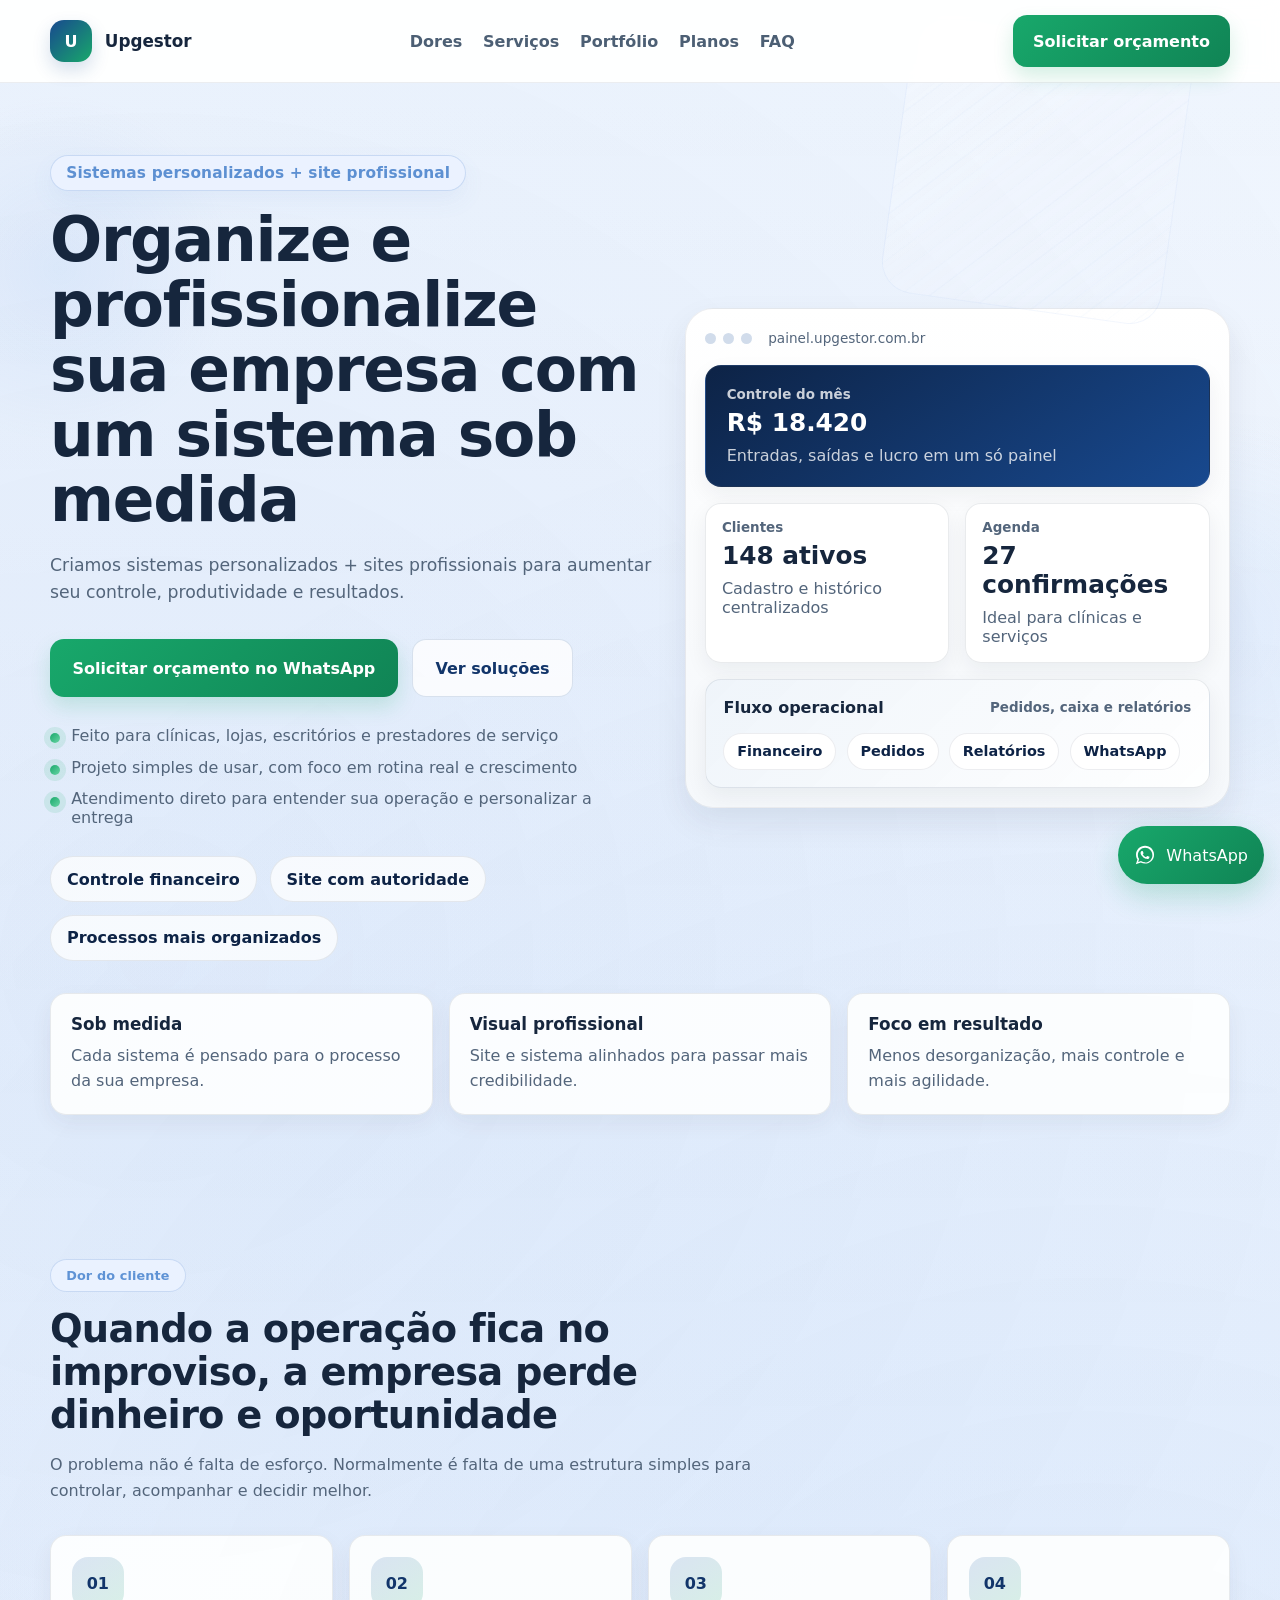
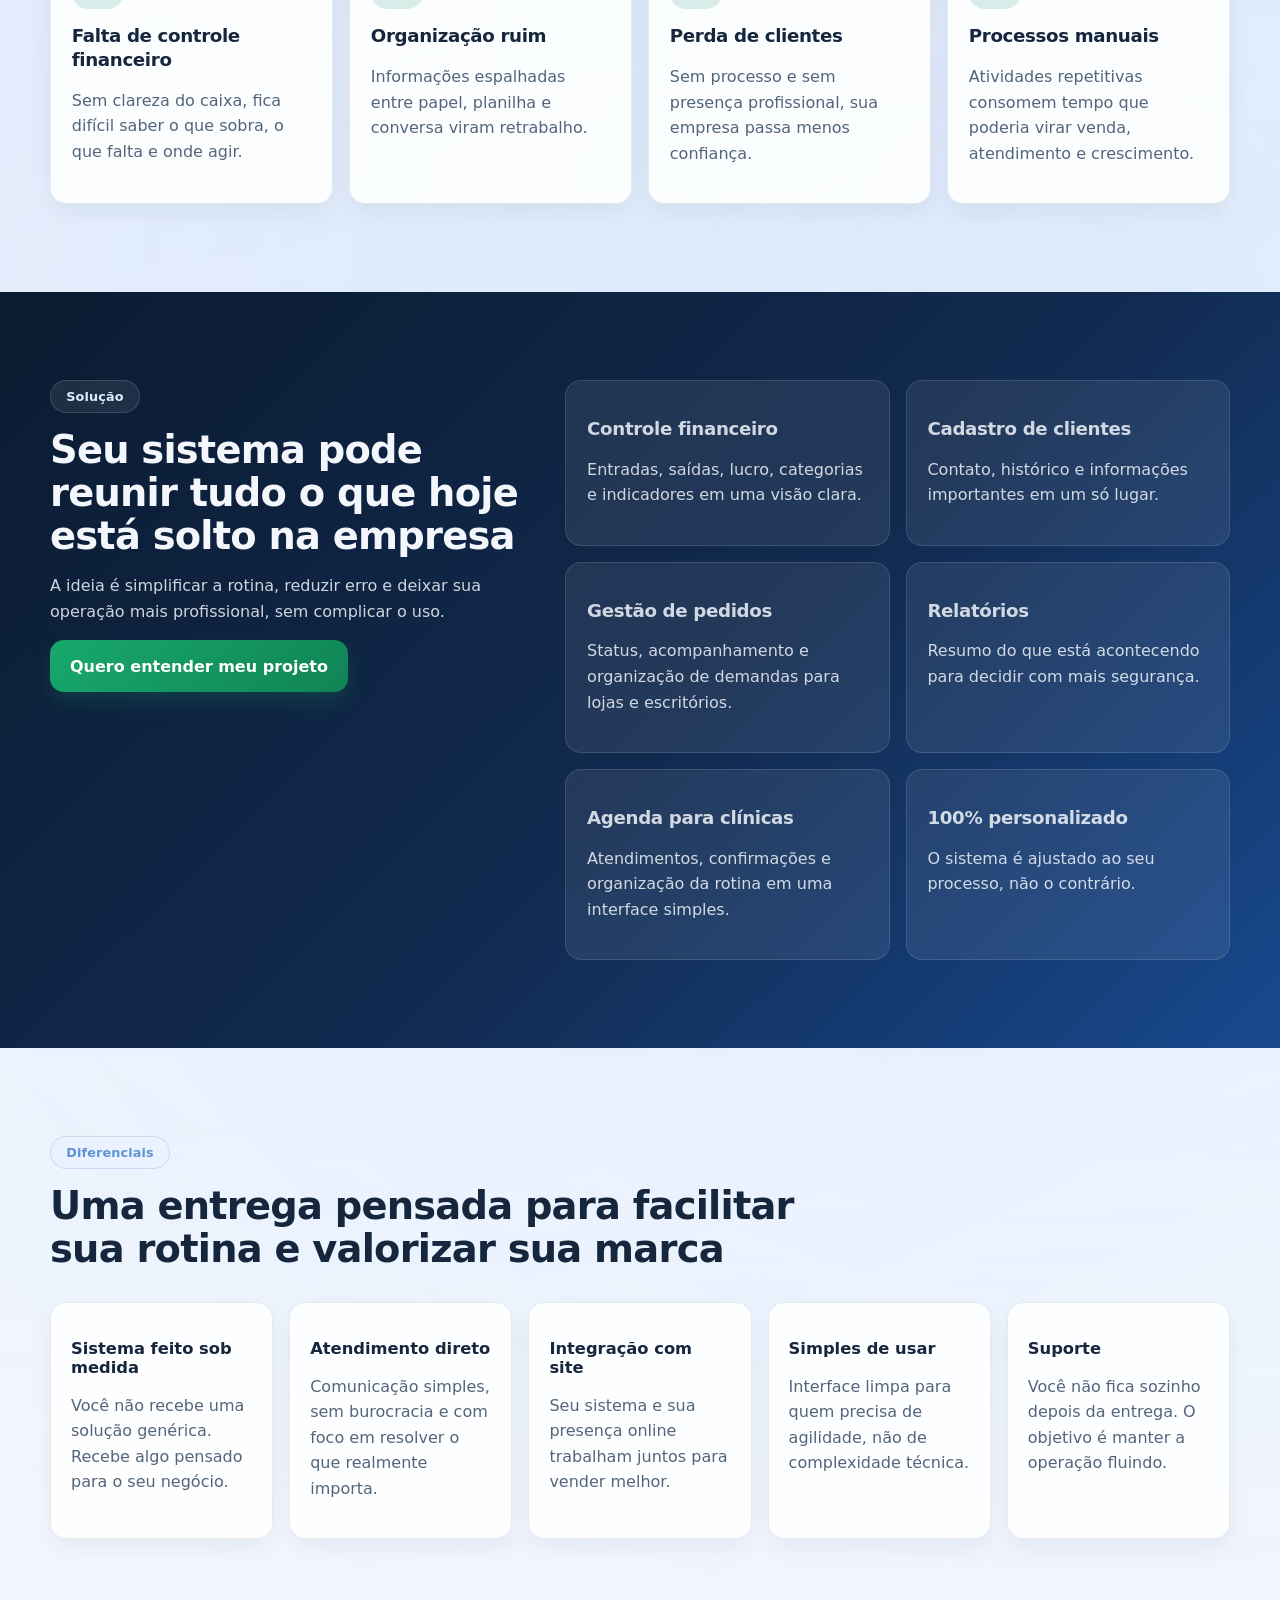
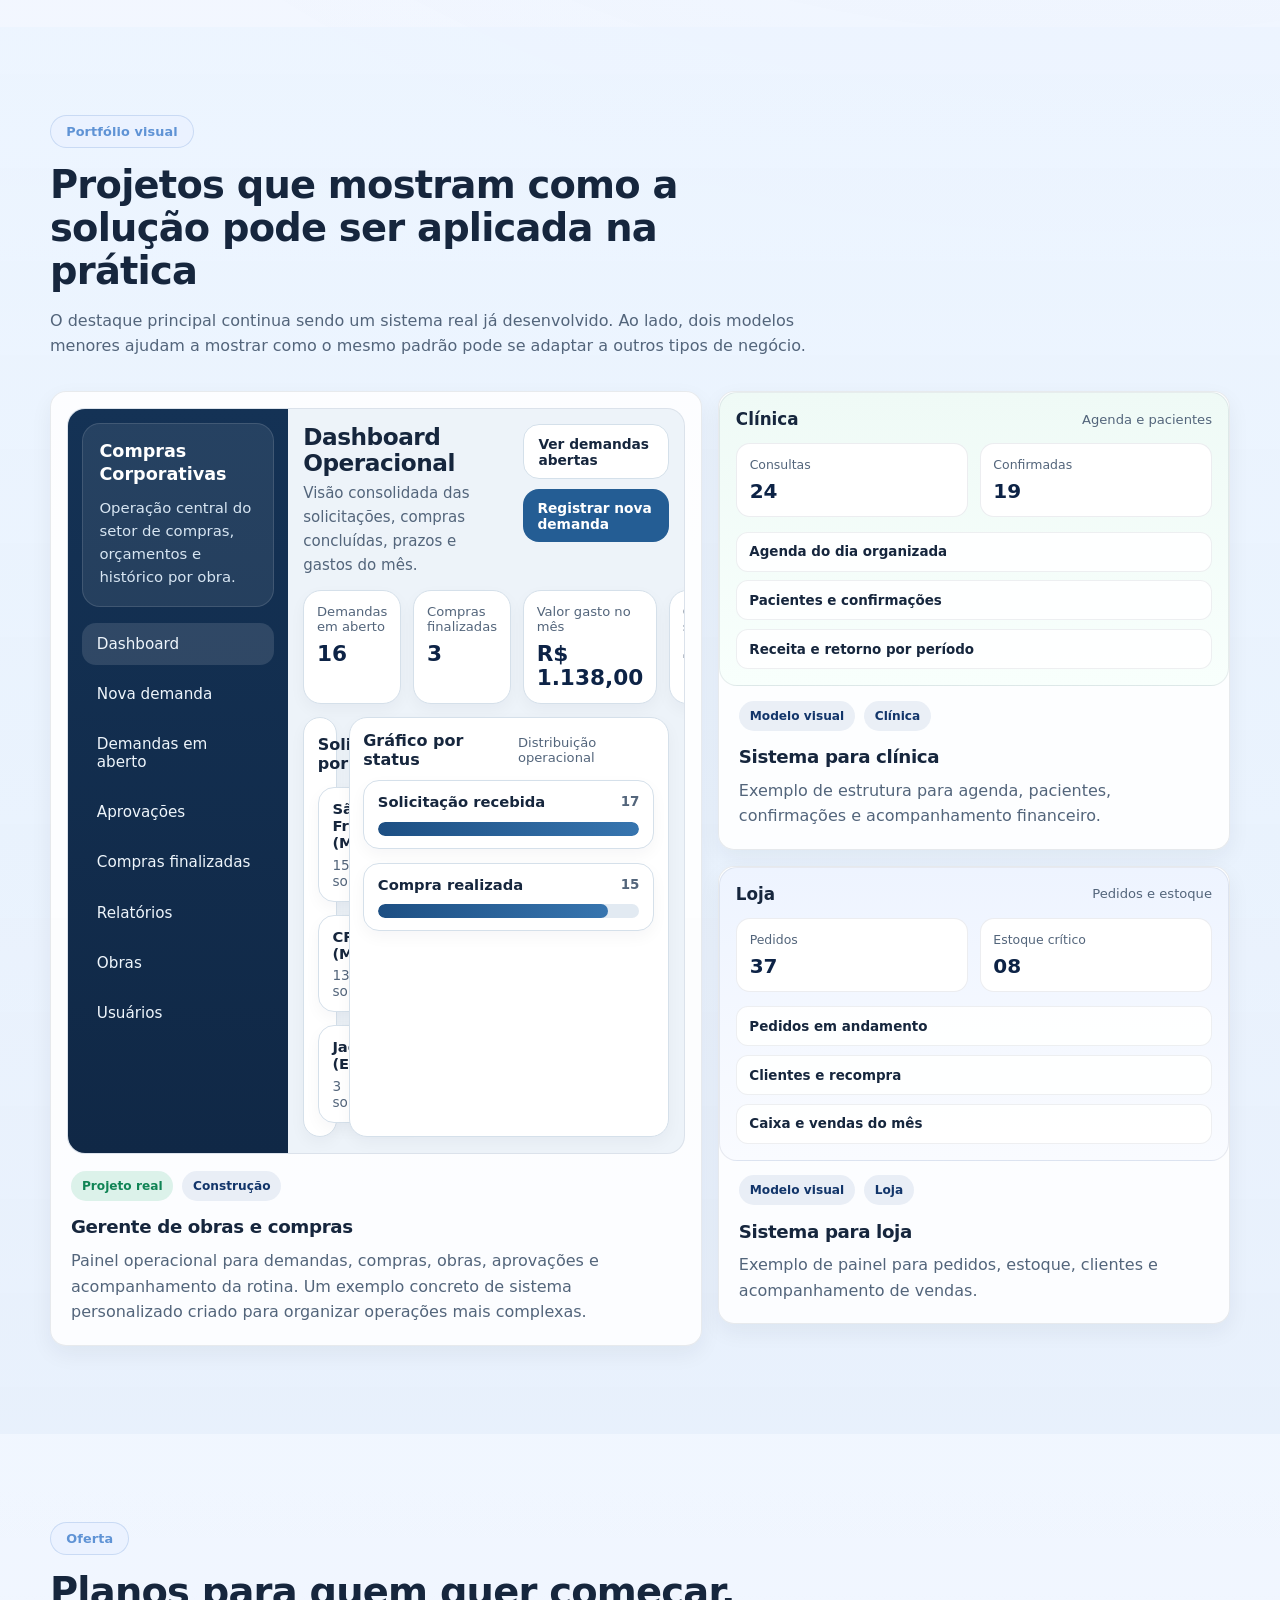
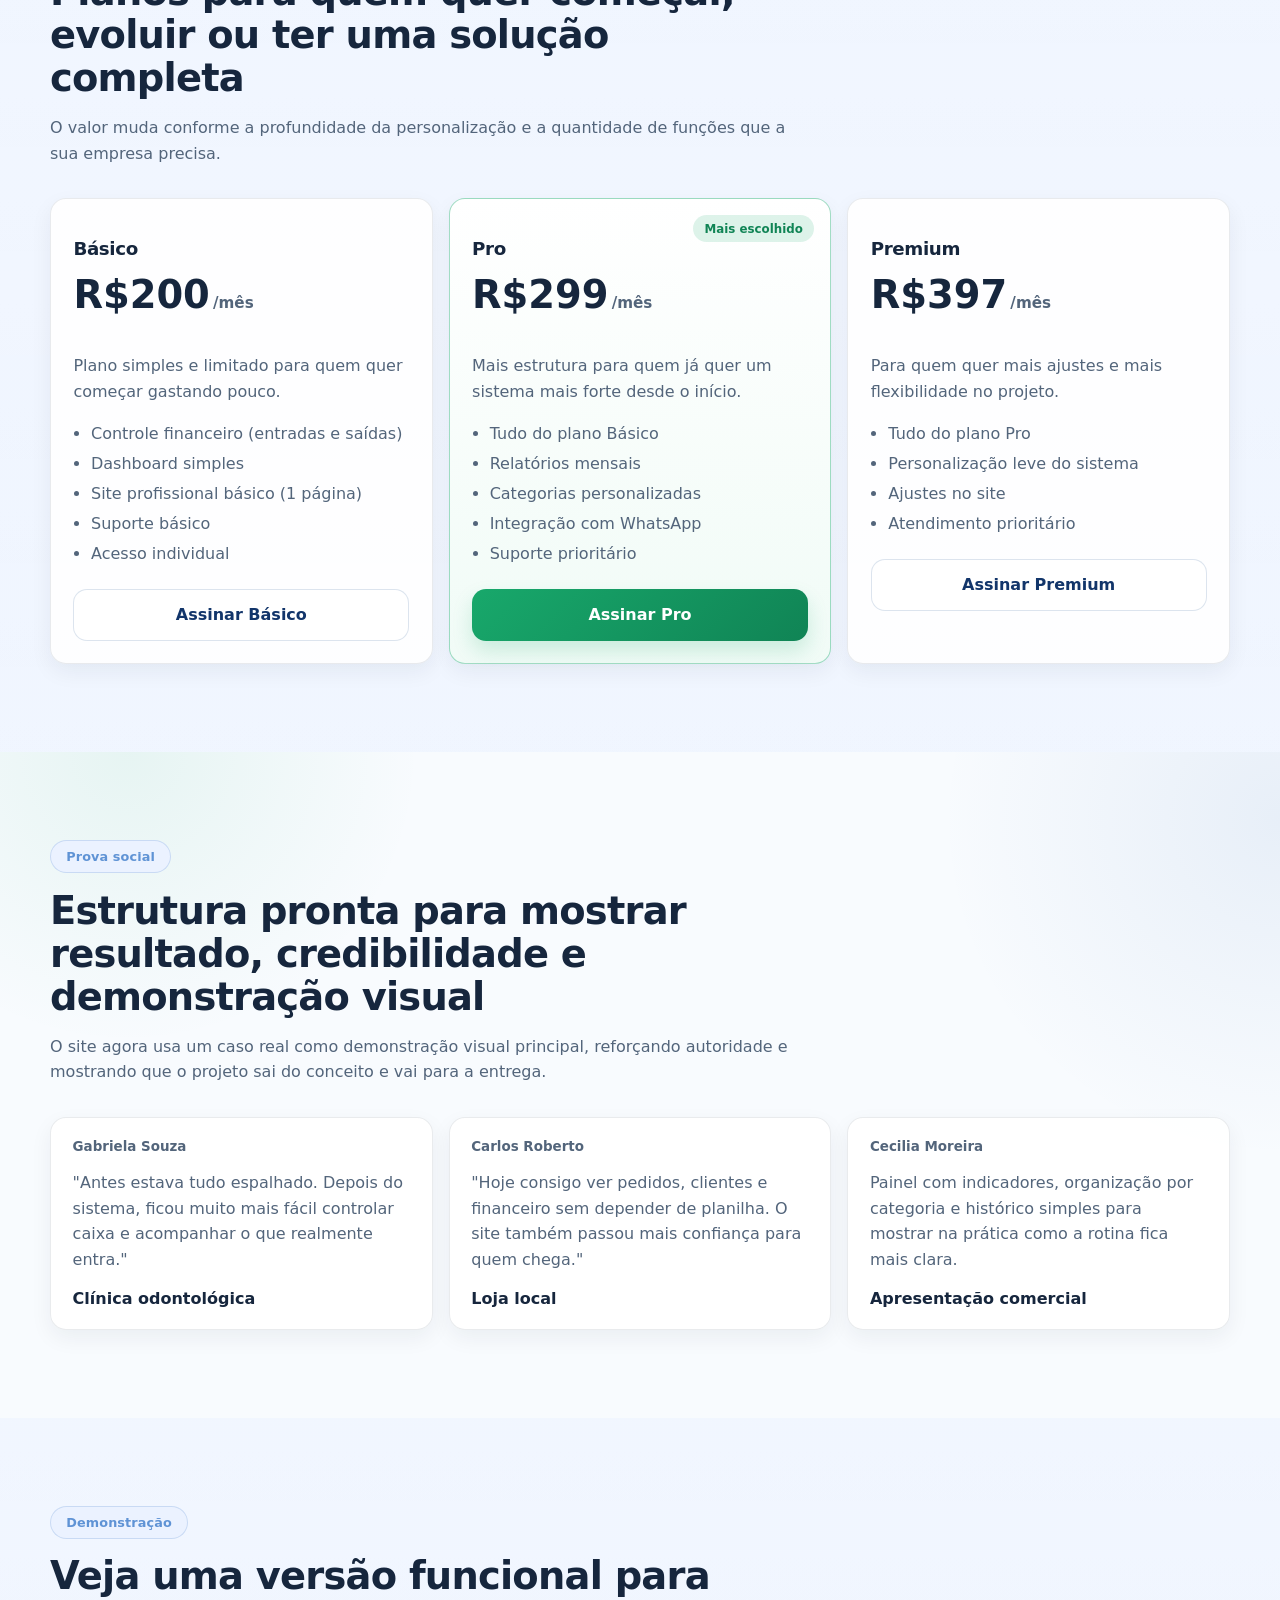
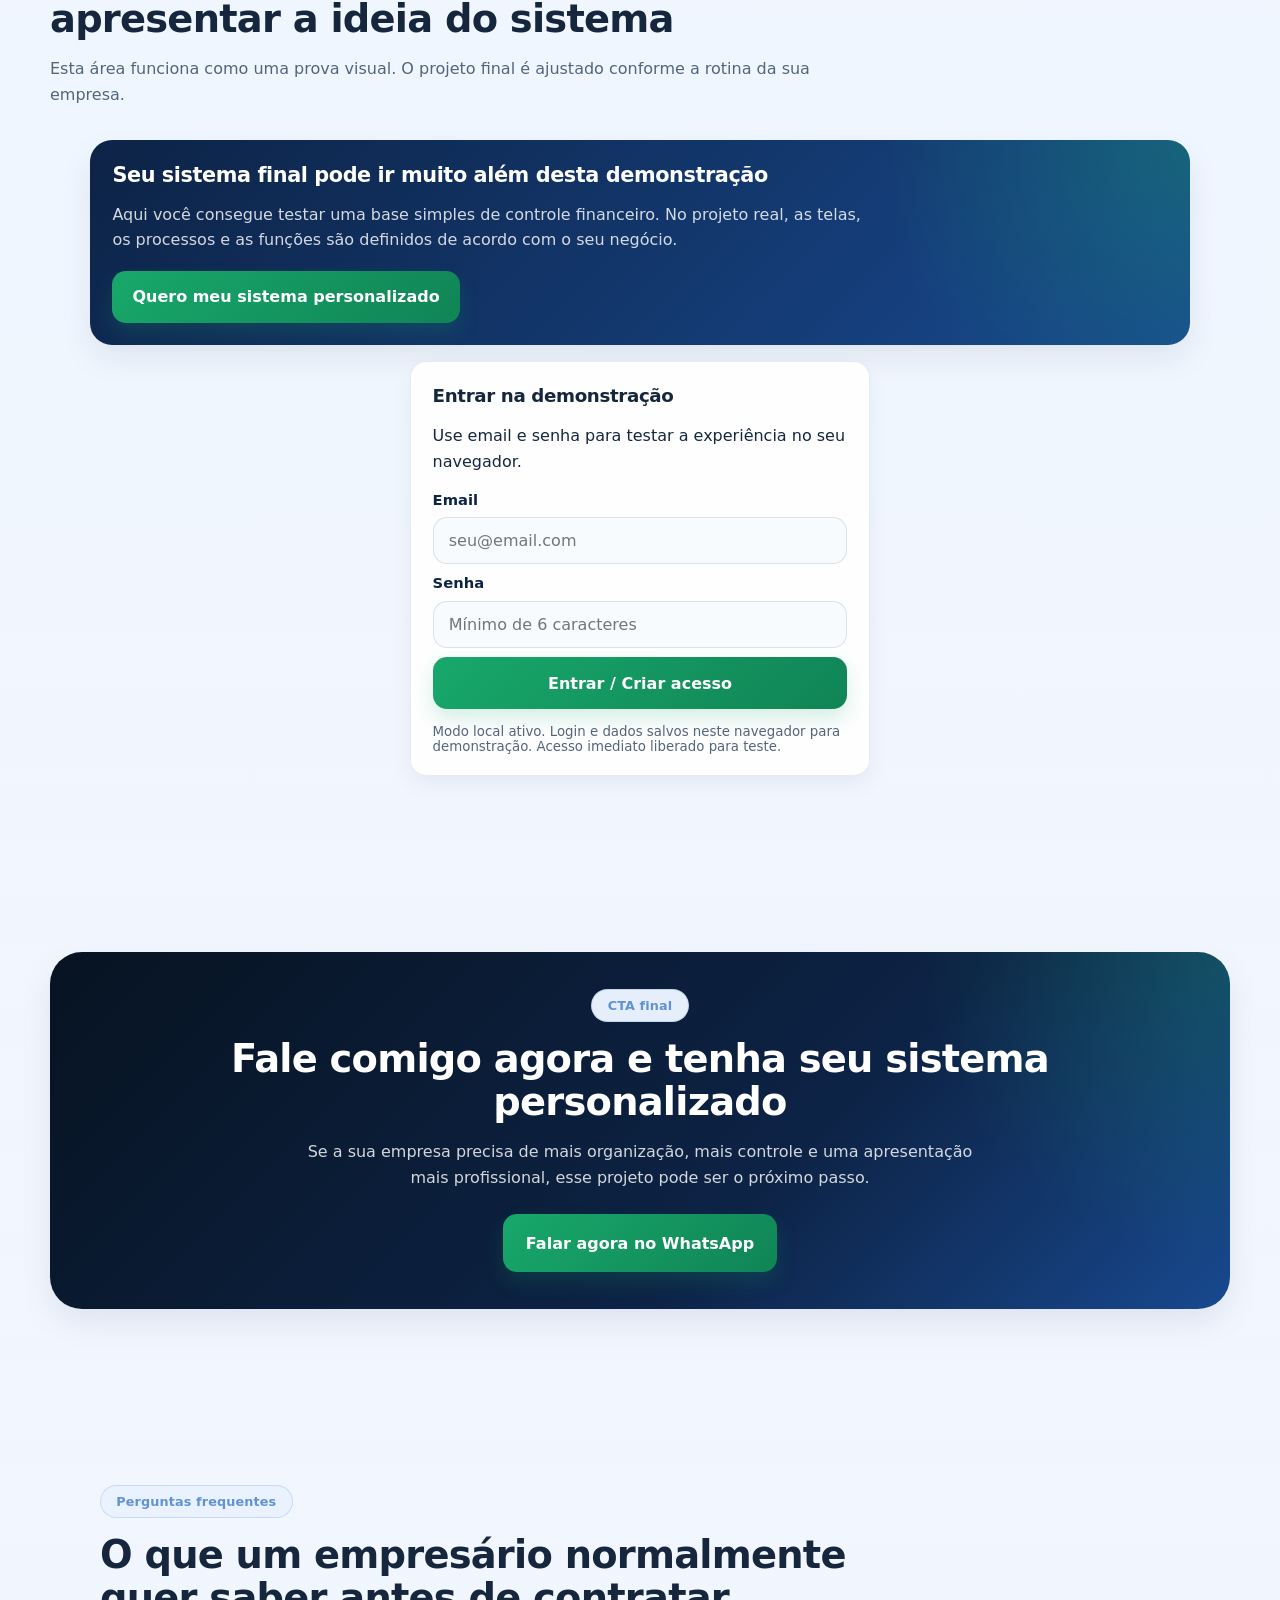
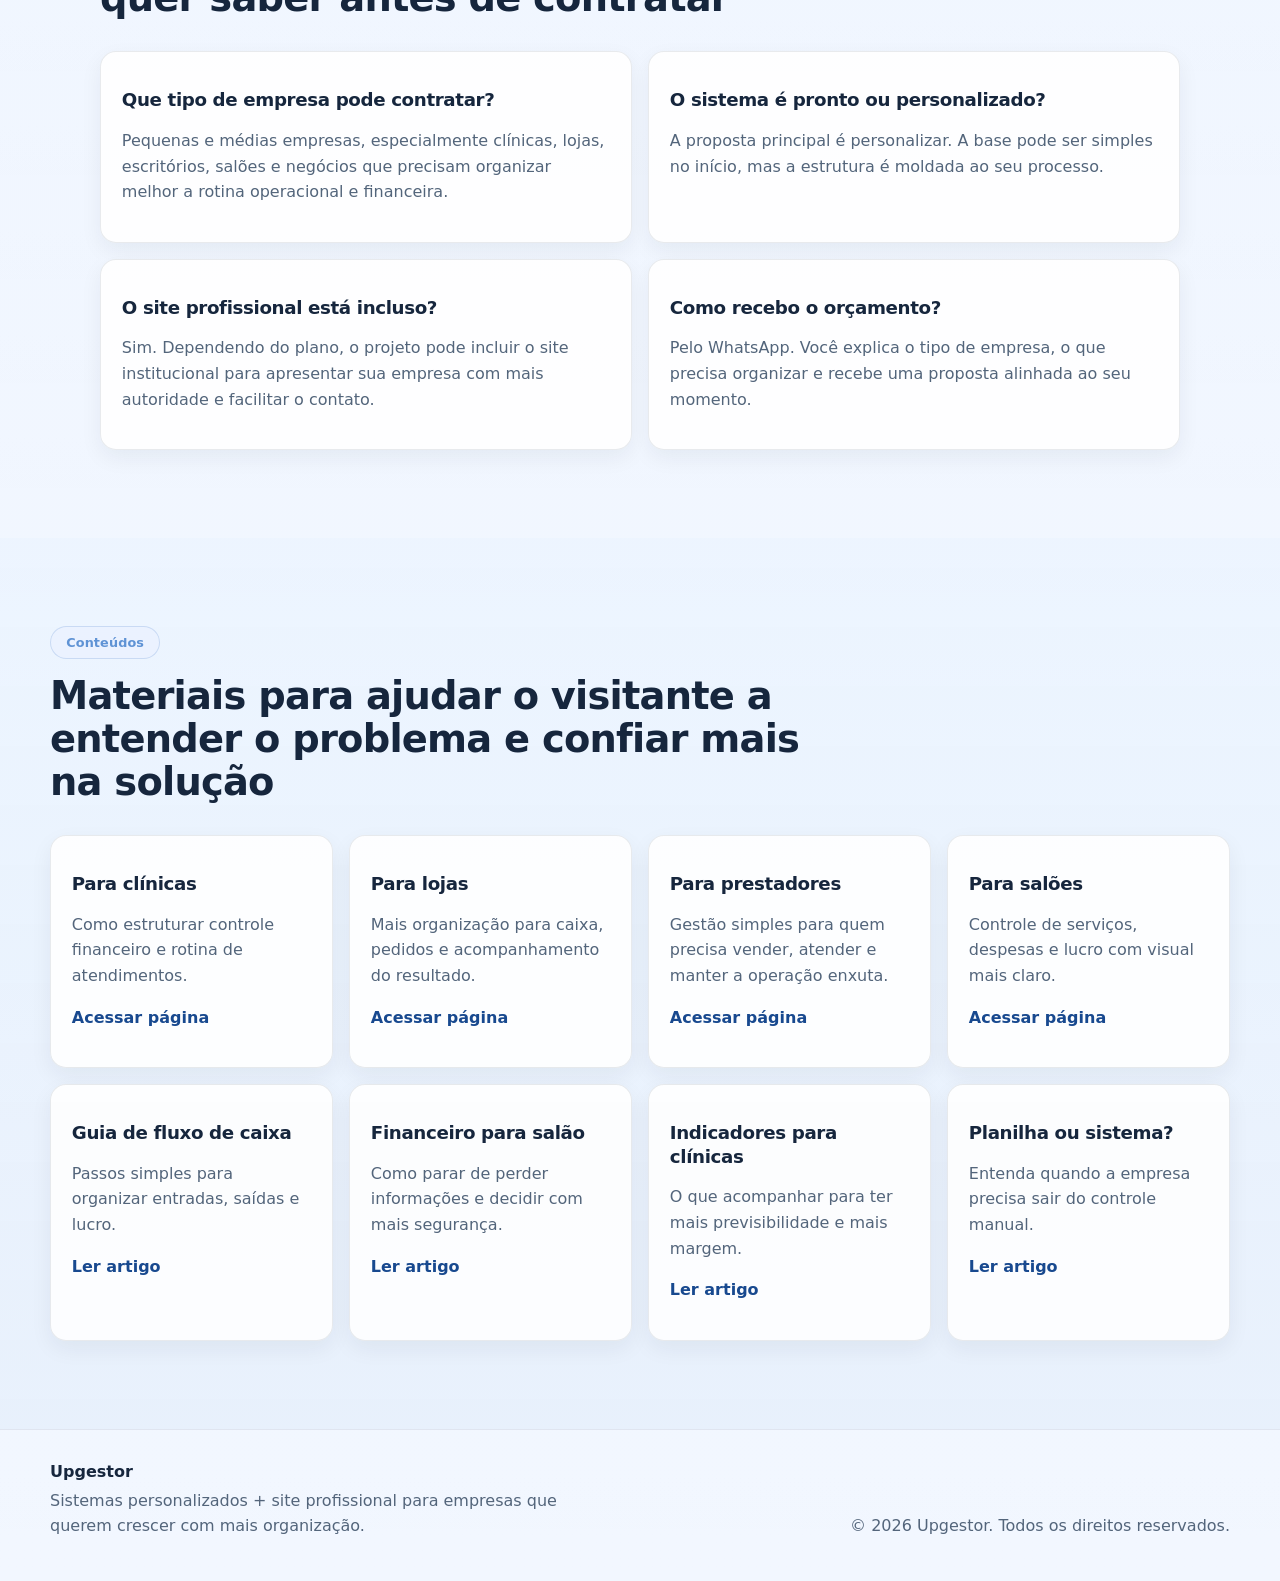
<file: index.html>
<!DOCTYPE html>
<html lang="pt-BR">
<head>
  <meta charset="UTF-8" />
  <meta name="viewport" content="width=device-width, initial-scale=1.0" />
  <title>Upgestor | Sistema personalizado para empresas + site profissional</title>
  <meta
    name="description"
    content="Sistema para empresas sob medida + site profissional para cl&iacute;nicas, lojas e escrit&oacute;rios. Organize seu financeiro, pedidos, clientes e processos com mais controle."
  />
  <meta
    name="keywords"
    content="sistema para empresas, sistema personalizado, gest&atilde;o empresarial simples, sistema para cl&iacute;nica, controle financeiro empresa, site profissional para empresas"
  />
  <meta name="robots" content="index,follow,max-image-preview:large" />
  <link rel="canonical" href="https://upgestor.com.br/" />
  <meta name="theme-color" content="#0d2346" />
  <meta property="og:site_name" content="Upgestor" />
  <meta property="og:type" content="website" />
  <meta property="og:locale" content="pt_BR" />
  <meta property="og:url" content="https://upgestor.com.br/" />
  <meta property="og:title" content="Upgestor | Sistema personalizado para empresas + site profissional" />
  <meta
    property="og:description"
    content="Organize e profissionalize sua empresa com um sistema sob medida e um site preparado para gerar mais credibilidade e vendas."
  />
  <meta property="og:image" content="https://upgestor.com.br/assets/og-cover-professional.svg" />
  <meta property="twitter:card" content="summary_large_image" />
  <meta property="twitter:title" content="Upgestor | Sistema personalizado para empresas + site profissional" />
  <meta
    property="twitter:description"
    content="Criamos sistemas personalizados + sites profissionais para aumentar seu controle, produtividade e resultados."
  />
  <meta property="twitter:image" content="https://upgestor.com.br/assets/og-cover-professional.svg" />
  <meta name="twitter:url" content="https://upgestor.com.br/" />
  <meta name="author" content="Joao Espinato" />
  <link rel="icon" type="image/svg+xml" href="./assets/favicon.svg" />
  <link rel="shortcut icon" href="./assets/favicon.svg" />
  <link rel="manifest" href="./site.webmanifest" />
  <script async src="https://www.googletagmanager.com/gtag/js?id=G-15L1HH5GFT"></script>
  <script>
    window.dataLayer = window.dataLayer || [];
    function gtag() {
      dataLayer.push(arguments);
    }
    gtag("js", new Date());
    gtag("config", "G-15L1HH5GFT");
  </script>
  <link rel="stylesheet" href="./styles.css" />
  <script type="application/ld+json">
    {
      "@context": "https://schema.org",
      "@graph": [
        {
          "@type": "Organization",
          "name": "Upgestor",
          "url": "https://upgestor.com.br/",
          "logo": "https://upgestor.com.br/assets/favicon.svg",
          "contactPoint": [
            {
              "@type": "ContactPoint",
              "contactType": "sales",
              "telephone": "+55-28-99964-4083",
              "areaServed": "BR",
              "availableLanguage": ["pt-BR"]
            }
          ]
        },
        {
          "@type": "WebSite",
          "name": "Upgestor",
          "url": "https://upgestor.com.br/"
        },
        {
          "@type": "Service",
          "name": "Sistema personalizado para empresas",
          "provider": {
            "@type": "Organization",
            "name": "Upgestor"
          },
          "serviceType": "Sistema personalizado com site profissional para pequenas e medias empresas",
          "areaServed": "BR",
          "offers": [
            {
              "@type": "Offer",
              "name": "Plano Basico",
              "priceCurrency": "BRL",
              "price": "200"
            },
            {
              "@type": "Offer",
              "name": "Plano Pro",
              "priceCurrency": "BRL",
              "price": "299"
            },
            {
              "@type": "Offer",
              "name": "Plano Premium",
              "priceCurrency": "BRL",
              "price": "397"
            }
          ]
        },
        {
          "@type": "FAQPage",
          "mainEntity": [
            {
              "@type": "Question",
              "name": "Que tipo de sistema a Upgestor desenvolve?",
              "acceptedAnswer": {
                "@type": "Answer",
                "text": "A Upgestor cria sistemas personalizados para pequenas e medias empresas, incluindo controle financeiro, cadastro de clientes, gestao de pedidos, agenda, relatorios e integracao com site profissional."
              }
            },
            {
              "@type": "Question",
              "name": "Esse sistema serve para clinicas, lojas e escritorios?",
              "acceptedAnswer": {
                "@type": "Answer",
                "text": "Sim. O projeto e adaptado para a realidade de clinicas, lojas, escritorios, saloes e outros negocios que precisam de organizacao operacional e financeira."
              }
            },
            {
              "@type": "Question",
              "name": "O site profissional faz parte da solucao?",
              "acceptedAnswer": {
                "@type": "Answer",
                "text": "Sim. A proposta combina sistema sob medida com site profissional para gerar mais autoridade, facilitar contato e melhorar a apresentacao da empresa."
              }
            },
            {
              "@type": "Question",
              "name": "Como pedir um orcamento?",
              "acceptedAnswer": {
                "@type": "Answer",
                "text": "Basta clicar no botao de WhatsApp e enviar uma mensagem para receber um orcamento de acordo com o tipo de empresa, rotina e necessidade do projeto."
              }
            }
          ]
        }
      ]
    }
  </script>
</head>
<body>
  <header class="topbar">
    <div class="container topbar-inner">
      <a href="#hero" class="logo" aria-label="Ir para o in&iacute;cio">
        <span class="logo-mark">U</span>
        <span class="logo-text">Upgestor</span>
      </a>
      <nav class="nav" aria-label="Navega&ccedil;&atilde;o principal">
        <a href="#dores">Dores</a>
        <a href="#solucoes">Servi&ccedil;os</a>
        <a href="#portfolio">Portf&oacute;lio</a>
        <a href="#planos">Planos</a>
        <a href="#faq">FAQ</a>
      </nav>
      <a
        class="btn btn-whatsapp"
        href="https://wa.me/5528999644083?text=Ol%C3%A1%2C%20quero%20solicitar%20um%20or%C3%A7amento%20para%20um%20sistema%20personalizado."
        target="_blank"
        rel="noopener noreferrer"
      >
        Solicitar or&ccedil;amento
      </a>
    </div>
  </header>

  <main>
    <section id="hero" class="hero">
      <div class="container hero-grid">
        <div class="hero-copy reveal">
          <span class="eyebrow">Sistemas personalizados + site profissional</span>
          <h1>Organize e profissionalize sua empresa com um sistema sob medida</h1>
          <p class="hero-subtitle">
            Criamos sistemas personalizados + sites profissionais para aumentar seu controle,
            produtividade e resultados.
          </p>
          <div class="hero-actions">
            <a
              class="btn btn-whatsapp btn-lg"
              href="https://wa.me/5528999644083?text=Ol%C3%A1%2C%20quero%20solicitar%20um%20or%C3%A7amento%20no%20WhatsApp."
              target="_blank"
              rel="noopener noreferrer"
            >
              Solicitar or&ccedil;amento no WhatsApp
            </a>
            <a class="btn btn-outline btn-lg" href="#solucoes">Ver solu&ccedil;&otilde;es</a>
          </div>
          <ul class="hero-bullets">
            <li>Feito para cl&iacute;nicas, lojas, escrit&oacute;rios e prestadores de servi&ccedil;o</li>
            <li>Projeto simples de usar, com foco em rotina real e crescimento</li>
            <li>Atendimento direto para entender sua opera&ccedil;&atilde;o e personalizar a entrega</li>
          </ul>
          <div class="hero-trust">
            <span>Controle financeiro</span>
            <span>Site com autoridade</span>
            <span>Processos mais organizados</span>
          </div>
        </div>

        <div class="hero-visual reveal reveal-delay-1" aria-label="Mockup de sistema personalizado">
          <div class="panel-shell">
            <div class="panel-bar">
              <span></span>
              <span></span>
              <span></span>
              <p>painel.upgestor.com.br</p>
            </div>
            <div class="panel-body">
              <article class="metric-card metric-card-primary">
                <small>Controle do m&ecirc;s</small>
                <strong>R$ 18.420</strong>
                <span>Entradas, sa&iacute;das e lucro em um s&oacute; painel</span>
              </article>
              <div class="panel-columns">
                <article class="mini-card">
                  <small>Clientes</small>
                  <strong>148 ativos</strong>
                  <span>Cadastro e hist&oacute;rico centralizados</span>
                </article>
                <article class="mini-card">
                  <small>Agenda</small>
                  <strong>27 confirma&ccedil;&otilde;es</strong>
                  <span>Ideal para cl&iacute;nicas e servi&ccedil;os</span>
                </article>
              </div>
              <article class="workflow-card">
                <div class="workflow-header">
                  <strong>Fluxo operacional</strong>
                  <span>Pedidos, caixa e relat&oacute;rios</span>
                </div>
                <div class="workflow-list">
                  <span>Financeiro</span>
                  <span>Pedidos</span>
                  <span>Relat&oacute;rios</span>
                  <span>WhatsApp</span>
                </div>
              </article>
            </div>
          </div>
        </div>
      </div>

      <div class="container trust-strip reveal reveal-delay-2">
        <article>
          <strong>Sob medida</strong>
          <p>Cada sistema &eacute; pensado para o processo da sua empresa.</p>
        </article>
        <article>
          <strong>Visual profissional</strong>
          <p>Site e sistema alinhados para passar mais credibilidade.</p>
        </article>
        <article>
          <strong>Foco em resultado</strong>
          <p>Menos desorganiza&ccedil;&atilde;o, mais controle e mais agilidade.</p>
        </article>
      </div>
    </section>

    <section id="dores" class="section">
      <div class="container">
        <div class="section-heading reveal">
          <span class="section-kicker">Dor do cliente</span>
          <h2>Quando a opera&ccedil;&atilde;o fica no improviso, a empresa perde dinheiro e oportunidade</h2>
          <p class="section-subtitle">
            O problema n&atilde;o &eacute; falta de esfor&ccedil;o. Normalmente &eacute; falta de uma estrutura simples para controlar,
            acompanhar e decidir melhor.
          </p>
        </div>
        <div class="cards-4">
          <article class="feature-card reveal">
            <span class="card-icon">01</span>
            <h3>Falta de controle financeiro</h3>
            <p>Sem clareza do caixa, fica dif&iacute;cil saber o que sobra, o que falta e onde agir.</p>
          </article>
          <article class="feature-card reveal reveal-delay-1">
            <span class="card-icon">02</span>
            <h3>Organiza&ccedil;&atilde;o ruim</h3>
            <p>Informa&ccedil;&otilde;es espalhadas entre papel, planilha e conversa viram retrabalho.</p>
          </article>
          <article class="feature-card reveal reveal-delay-2">
            <span class="card-icon">03</span>
            <h3>Perda de clientes</h3>
            <p>Sem processo e sem presen&ccedil;a profissional, sua empresa passa menos confian&ccedil;a.</p>
          </article>
          <article class="feature-card reveal reveal-delay-3">
            <span class="card-icon">04</span>
            <h3>Processos manuais</h3>
            <p>Atividades repetitivas consomem tempo que poderia virar venda, atendimento e crescimento.</p>
          </article>
        </div>
      </div>
    </section>

    <section id="solucoes" class="section section-dark">
      <div class="container solution-layout">
        <div class="solution-copy reveal">
          <span class="section-kicker">Solu&ccedil;&atilde;o</span>
          <h2>Seu sistema pode reunir tudo o que hoje est&aacute; solto na empresa</h2>
          <p class="section-subtitle">
            A ideia &eacute; simplificar a rotina, reduzir erro e deixar sua opera&ccedil;&atilde;o mais profissional, sem complicar
            o uso.
          </p>
          <a
            class="btn btn-whatsapp"
            href="https://wa.me/5528999644083?text=Ol%C3%A1%2C%20quero%20entender%20qual%20sistema%20faz%20mais%20sentido%20para%20minha%20empresa."
            target="_blank"
            rel="noopener noreferrer"
          >
            Quero entender meu projeto
          </a>
        </div>
        <div class="service-grid">
          <article class="service-card reveal">
            <h3>Controle financeiro</h3>
            <p>Entradas, sa&iacute;das, lucro, categorias e indicadores em uma vis&atilde;o clara.</p>
          </article>
          <article class="service-card reveal reveal-delay-1">
            <h3>Cadastro de clientes</h3>
            <p>Contato, hist&oacute;rico e informa&ccedil;&otilde;es importantes em um s&oacute; lugar.</p>
          </article>
          <article class="service-card reveal reveal-delay-2">
            <h3>Gest&atilde;o de pedidos</h3>
            <p>Status, acompanhamento e organiza&ccedil;&atilde;o de demandas para lojas e escrit&oacute;rios.</p>
          </article>
          <article class="service-card reveal">
            <h3>Relat&oacute;rios</h3>
            <p>Resumo do que est&aacute; acontecendo para decidir com mais seguran&ccedil;a.</p>
          </article>
          <article class="service-card reveal reveal-delay-1">
            <h3>Agenda para cl&iacute;nicas</h3>
            <p>Atendimentos, confirma&ccedil;&otilde;es e organiza&ccedil;&atilde;o da rotina em uma interface simples.</p>
          </article>
          <article class="service-card reveal reveal-delay-2">
            <h3>100% personalizado</h3>
            <p>O sistema &eacute; ajustado ao seu processo, n&atilde;o o contr&aacute;rio.</p>
          </article>
        </div>
      </div>
    </section>

    <section class="section">
      <div class="container">
        <div class="section-heading reveal">
          <span class="section-kicker">Diferenciais</span>
          <h2>Uma entrega pensada para facilitar sua rotina e valorizar sua marca</h2>
        </div>
        <div class="benefit-grid">
          <article class="benefit-card reveal">
            <strong>Sistema feito sob medida</strong>
            <p>Voc&ecirc; n&atilde;o recebe uma solu&ccedil;&atilde;o gen&eacute;rica. Recebe algo pensado para o seu neg&oacute;cio.</p>
          </article>
          <article class="benefit-card reveal reveal-delay-1">
            <strong>Atendimento direto</strong>
            <p>Comunica&ccedil;&atilde;o simples, sem burocracia e com foco em resolver o que realmente importa.</p>
          </article>
          <article class="benefit-card reveal reveal-delay-2">
            <strong>Integra&ccedil;&atilde;o com site</strong>
            <p>Seu sistema e sua presen&ccedil;a online trabalham juntos para vender melhor.</p>
          </article>
          <article class="benefit-card reveal reveal-delay-3">
            <strong>Simples de usar</strong>
            <p>Interface limpa para quem precisa de agilidade, n&atilde;o de complexidade t&eacute;cnica.</p>
          </article>
          <article class="benefit-card reveal">
            <strong>Suporte</strong>
            <p>Voc&ecirc; n&atilde;o fica sozinho depois da entrega. O objetivo &eacute; manter a opera&ccedil;&atilde;o fluindo.</p>
          </article>
        </div>
      </div>
    </section>

    <section id="portfolio" class="section section-alt">
      <div class="container">
        <div class="section-heading reveal">
          <span class="section-kicker">Portf&oacute;lio visual</span>
          <h2>Projetos que mostram como a solu&ccedil;&atilde;o pode ser aplicada na pr&aacute;tica</h2>
          <p class="section-subtitle">
            O destaque principal continua sendo um sistema real j&aacute; desenvolvido. Ao lado, dois modelos menores ajudam a
            mostrar como o mesmo padr&atilde;o pode se adaptar a outros tipos de neg&oacute;cio.
          </p>
        </div>
        <div class="portfolio-showcase-grid">
          <article class="portfolio-card portfolio-card-featured reveal">
            <div class="portfolio-media">
              <div class="case-showcase" aria-label="Prévia do sistema gerente de obras e compras">
                <aside class="case-sidebar">
                  <div class="case-brand">
                    <strong>Compras Corporativas</strong>
                    <span>Operação central do setor de compras, orçamentos e histórico por obra.</span>
                  </div>
                  <nav class="case-nav">
                    <span class="case-nav-active">Dashboard</span>
                    <span>Nova demanda</span>
                    <span>Demandas em aberto</span>
                    <span>Aprovações</span>
                    <span>Compras finalizadas</span>
                    <span>Relatórios</span>
                    <span>Obras</span>
                    <span>Usuários</span>
                  </nav>
                </aside>
                <div class="case-main">
                  <div class="case-top">
                    <div>
                      <h4>Dashboard Operacional</h4>
                      <p>Visão consolidada das solicitações, compras concluídas, prazos e gastos do mês.</p>
                    </div>
                    <div class="case-actions">
                      <span class="case-btn case-btn-light">Ver demandas abertas</span>
                      <span class="case-btn case-btn-primary">Registrar nova demanda</span>
                    </div>
                  </div>
                  <div class="case-kpis">
                    <article>
                      <small>Demandas em aberto</small>
                      <strong>16</strong>
                    </article>
                    <article>
                      <small>Compras finalizadas</small>
                      <strong>3</strong>
                    </article>
                    <article>
                      <small>Valor gasto no mês</small>
                      <strong>R$ 1.138,00</strong>
                    </article>
                    <article>
                      <small>Obras com solicitações</small>
                      <strong>4</strong>
                    </article>
                  </div>
                  <div class="case-panels">
                    <section class="case-panel">
                      <div class="case-panel-head">
                        <strong>Solicitações por obra</strong>
                        <span>Organização por frente de trabalho</span>
                      </div>
                      <div class="case-list">
                        <article>
                          <strong>São Francisco (MG)</strong>
                          <span>15 solicitações</span>
                        </article>
                        <article>
                          <strong>CPRM (MG)</strong>
                          <span>13 solicitações</span>
                        </article>
                        <article>
                          <strong>Jaguaré (ES)</strong>
                          <span>3 solicitações</span>
                        </article>
                      </div>
                    </section>
                    <section class="case-panel case-panel-status">
                      <div class="case-panel-head">
                        <strong>Gráfico por status</strong>
                        <span>Distribuição operacional</span>
                      </div>
                      <div class="case-status-list">
                        <article>
                          <div class="case-status-line">
                            <strong>Solicitação recebida</strong>
                            <span>17</span>
                          </div>
                          <div class="case-bar"><span style="width: 100%"></span></div>
                        </article>
                        <article>
                          <div class="case-status-line">
                            <strong>Compra realizada</strong>
                            <span>15</span>
                          </div>
                          <div class="case-bar"><span style="width: 88%"></span></div>
                        </article>
                      </div>
                    </section>
                  </div>
                </div>
              </div>
            </div>
            <div class="portfolio-content">
              <div class="portfolio-labels">
                <span class="portfolio-badge portfolio-badge-real">Projeto real</span>
                <span class="portfolio-badge">Constru&ccedil;&atilde;o</span>
              </div>
              <h3>Gerente de obras e compras</h3>
              <p>
                Painel operacional para demandas, compras, obras, aprova&ccedil;&otilde;es e acompanhamento da rotina.
                Um exemplo concreto de sistema personalizado criado para organizar opera&ccedil;&otilde;es mais complexas.
              </p>
            </div>
          </article>
          <div class="portfolio-side-column">
            <article class="portfolio-card portfolio-card-mini reveal reveal-delay-1">
              <div class="mini-showcase mini-showcase-clinic" aria-label="Modelo de sistema para cl&iacute;nica">
                <div class="mini-showcase-top">
                  <strong>Cl&iacute;nica</strong>
                  <span>Agenda e pacientes</span>
                </div>
                <div class="mini-showcase-metrics">
                  <article>
                    <small>Consultas</small>
                    <strong>24</strong>
                  </article>
                  <article>
                    <small>Confirmadas</small>
                    <strong>19</strong>
                  </article>
                </div>
                <div class="mini-showcase-list">
                  <span>Agenda do dia organizada</span>
                  <span>Pacientes e confirma&ccedil;&otilde;es</span>
                  <span>Receita e retorno por per&iacute;odo</span>
                </div>
              </div>
              <div class="portfolio-content">
                <div class="portfolio-labels">
                  <span class="portfolio-badge">Modelo visual</span>
                  <span class="portfolio-badge">Cl&iacute;nica</span>
                </div>
                <h3>Sistema para cl&iacute;nica</h3>
                <p>Exemplo de estrutura para agenda, pacientes, confirma&ccedil;&otilde;es e acompanhamento financeiro.</p>
              </div>
            </article>
            <article class="portfolio-card portfolio-card-mini reveal reveal-delay-2">
              <div class="mini-showcase mini-showcase-store" aria-label="Modelo de sistema para loja">
                <div class="mini-showcase-top">
                  <strong>Loja</strong>
                  <span>Pedidos e estoque</span>
                </div>
                <div class="mini-showcase-metrics">
                  <article>
                    <small>Pedidos</small>
                    <strong>37</strong>
                  </article>
                  <article>
                    <small>Estoque cr&iacute;tico</small>
                    <strong>08</strong>
                  </article>
                </div>
                <div class="mini-showcase-list">
                  <span>Pedidos em andamento</span>
                  <span>Clientes e recompra</span>
                  <span>Caixa e vendas do m&ecirc;s</span>
                </div>
              </div>
              <div class="portfolio-content">
                <div class="portfolio-labels">
                  <span class="portfolio-badge">Modelo visual</span>
                  <span class="portfolio-badge">Loja</span>
                </div>
                <h3>Sistema para loja</h3>
                <p>Exemplo de painel para pedidos, estoque, clientes e acompanhamento de vendas.</p>
              </div>
            </article>
          </div>
        </div>
      </div>
    </section>

    <section id="planos" class="section">
      <div class="container">
        <div class="section-heading reveal">
          <span class="section-kicker">Oferta</span>
          <h2>Planos para quem quer come&ccedil;ar, evoluir ou ter uma solu&ccedil;&atilde;o completa</h2>
          <p class="section-subtitle">
            O valor muda conforme a profundidade da personaliza&ccedil;&atilde;o e a quantidade de fun&ccedil;&otilde;es que a sua empresa precisa.
          </p>
        </div>
        <div class="pricing-grid">
          <article class="pricing-card reveal">
            <h3>B&aacute;sico</h3>
            <p class="price">R$200<span>/m&ecirc;s</span></p>
            <p class="plan-note">Plano simples e limitado para quem quer come&ccedil;ar gastando pouco.</p>
            <ul>
              <li>Controle financeiro (entradas e sa&iacute;das)</li>
              <li>Dashboard simples</li>
              <li>Site profissional b&aacute;sico (1 p&aacute;gina)</li>
              <li>Suporte b&aacute;sico</li>
              <li>Acesso individual</li>
            </ul>
            <a
              class="btn btn-outline full"
              href="https://wa.me/5528999644083?text=Ol%C3%A1%2C%20quero%20saber%20mais%20sobre%20o%20plano%20B%C3%A1sico%20de%20R%24200."
              target="_blank"
              rel="noopener noreferrer"
            >
              Assinar B&aacute;sico
            </a>
          </article>

          <article class="pricing-card featured reveal reveal-delay-1">
            <span class="tag">Mais escolhido</span>
            <h3>Pro</h3>
            <p class="price">R$299<span>/m&ecirc;s</span></p>
            <p class="plan-note">Mais estrutura para quem j&aacute; quer um sistema mais forte desde o in&iacute;cio.</p>
            <ul>
              <li>Tudo do plano B&aacute;sico</li>
              <li>Relat&oacute;rios mensais</li>
              <li>Categorias personalizadas</li>
              <li>Integra&ccedil;&atilde;o com WhatsApp</li>
              <li>Suporte priorit&aacute;rio</li>
            </ul>
            <a
              class="btn btn-whatsapp full"
              href="https://wa.me/5528999644083?text=Ol%C3%A1%2C%20quero%20saber%20mais%20sobre%20o%20plano%20Pro%20de%20R%24299."
              target="_blank"
              rel="noopener noreferrer"
            >
              Assinar Pro
            </a>
          </article>

          <article class="pricing-card reveal reveal-delay-2">
            <h3>Premium</h3>
            <p class="price">R$397<span>/m&ecirc;s</span></p>
            <p class="plan-note">Para quem quer mais ajustes e mais flexibilidade no projeto.</p>
            <ul>
              <li>Tudo do plano Pro</li>
              <li>Personaliza&ccedil;&atilde;o leve do sistema</li>
              <li>Ajustes no site</li>
              <li>Atendimento priorit&aacute;rio</li>
            </ul>
            <a
              class="btn btn-outline full"
              href="https://wa.me/5528999644083?text=Ol%C3%A1%2C%20quero%20saber%20mais%20sobre%20o%20plano%20Premium%20de%20R%24397."
              target="_blank"
              rel="noopener noreferrer"
            >
              Assinar Premium
            </a>
          </article>
        </div>
      </div>
    </section>

    <section class="section section-social">
      <div class="container">
        <div class="section-heading reveal">
          <span class="section-kicker">Prova social</span>
          <h2>Estrutura pronta para mostrar resultado, credibilidade e demonstra&ccedil;&atilde;o visual</h2>
          <p class="section-subtitle">
            O site agora usa um caso real como demonstra&ccedil;&atilde;o visual principal, refor&ccedil;ando autoridade e mostrando
            que o projeto sai do conceito e vai para a entrega.
          </p>
        </div>
        <div class="social-grid">
          <article class="testimonial-card reveal">
            <small>Gabriela Souza</small>
            <p>
              "Antes estava tudo espalhado. Depois do sistema, ficou muito mais f&aacute;cil controlar caixa e
              acompanhar o que realmente entra."
            </p>
            <strong>Cl&iacute;nica odontol&oacute;gica</strong>
          </article>
          <article class="testimonial-card reveal reveal-delay-1">
            <small>Carlos Roberto</small>
            <p>
              "Hoje consigo ver pedidos, clientes e financeiro sem depender de planilha. O site tamb&eacute;m passou
              mais confian&ccedil;a para quem chega."
            </p>
            <strong>Loja local</strong>
          </article>
          <article class="testimonial-card reveal reveal-delay-2">
            <small>Cecilia Moreira</small>
            <p>
              Painel com indicadores, organiza&ccedil;&atilde;o por categoria e hist&oacute;rico simples para mostrar na pr&aacute;tica como
              a rotina fica mais clara.
            </p>
            <strong>Apresenta&ccedil;&atilde;o comercial</strong>
          </article>
        </div>
      </div>
    </section>

    <section id="demo" class="section section-app">
      <div class="container">
        <div class="section-heading reveal">
          <span class="section-kicker">Demonstra&ccedil;&atilde;o</span>
          <h2>Veja uma vers&atilde;o funcional para apresentar a ideia do sistema</h2>
          <p class="section-subtitle">
            Esta &aacute;rea funciona como uma prova visual. O projeto final &eacute; ajustado conforme a rotina da sua empresa.
          </p>
        </div>

        <div class="demo-alert reveal">
          <h3>Seu sistema final pode ir muito al&eacute;m desta demonstra&ccedil;&atilde;o</h3>
          <p>
            Aqui voc&ecirc; consegue testar uma base simples de controle financeiro. No projeto real, as telas, os processos
            e as fun&ccedil;&otilde;es s&atilde;o definidos de acordo com o seu neg&oacute;cio.
          </p>
          <a
            class="btn btn-whatsapp"
            href="https://wa.me/5528999644083?text=Ol%C3%A1%2C%20quero%20um%20sistema%20personalizado%20para%20minha%20empresa."
            target="_blank"
            rel="noopener noreferrer"
          >
            Quero meu sistema personalizado
          </a>
        </div>

        <div class="app-shell reveal reveal-delay-1">
          <div id="auth-card" class="auth-card">
            <h3>Entrar na demonstra&ccedil;&atilde;o</h3>
            <p>Use email e senha para testar a experi&ecirc;ncia no seu navegador.</p>
            <form id="login-form">
              <label for="email">Email</label>
              <input id="email" type="email" required placeholder="seu@email.com" />
              <label for="password">Senha</label>
              <input id="password" type="password" minlength="6" required placeholder="M&iacute;nimo de 6 caracteres" />
              <button type="submit" class="btn btn-whatsapp full">Entrar / Criar acesso</button>
            </form>
            <small id="auth-feedback"></small>
          </div>

          <div id="app-panel" class="app-panel hidden">
            <div class="app-head">
              <div>
                <h3>Painel financeiro</h3>
                <p id="user-email"></p>
              </div>
              <button id="logout-btn" class="btn btn-outline" type="button">Sair</button>
            </div>

            <div class="kpi-grid">
              <article>
                <h4>Entradas</h4>
                <p id="kpi-income">R$ 0,00</p>
              </article>
              <article>
                <h4>Sa&iacute;das</h4>
                <p id="kpi-expense">R$ 0,00</p>
              </article>
              <article>
                <h4>Lucro do m&ecirc;s</h4>
                <p id="kpi-profit">R$ 0,00</p>
              </article>
            </div>

            <div class="app-content">
              <form id="transaction-form" class="stack">
                <h4>Adicionar movimenta&ccedil;&atilde;o</h4>
                <label for="type">Tipo</label>
                <select id="type" required>
                  <option value="income">Entrada</option>
                  <option value="expense">Sa&iacute;da</option>
                </select>
                <label for="amount">Valor (R$)</label>
                <input id="amount" type="number" min="0.01" step="0.01" required />
                <label for="category">Categoria</label>
                <input id="category" type="text" required placeholder="Ex.: vendas, aluguel, marketing" />
                <label for="date">Data</label>
                <input id="date" type="date" required />
                <button type="submit" class="btn btn-primary">Salvar</button>
              </form>

              <div class="stack">
                <h4>Hist&oacute;rico</h4>
                <label for="filter-date">Filtrar por data</label>
                <input id="filter-date" type="date" />
                <ul id="history-list" class="history-list"></ul>
              </div>

              <div class="stack">
                <h4>Resumo mensal</h4>
                <p id="monthly-summary">Sem dados no m&ecirc;s atual.</p>
                <a
                  class="btn btn-whatsapp full"
                  href="https://wa.me/5528999644083?text=Ol%C3%A1%2C%20quero%20conhecer%20melhor%20o%20sistema%20personalizado%20da%20Upgestor."
                  target="_blank"
                  rel="noopener noreferrer"
                >
                  Falar no WhatsApp
                </a>
              </div>
            </div>
          </div>
        </div>
      </div>
    </section>

    <section class="section final-cta">
      <div class="container final-cta-inner reveal">
        <span class="section-kicker">CTA final</span>
        <h2>Fale comigo agora e tenha seu sistema personalizado</h2>
        <p>
          Se a sua empresa precisa de mais organiza&ccedil;&atilde;o, mais controle e uma apresenta&ccedil;&atilde;o mais profissional,
          esse projeto pode ser o pr&oacute;ximo passo.
        </p>
        <a
          class="btn btn-whatsapp btn-lg"
          href="https://wa.me/5528999644083?text=Ol%C3%A1%2C%20quero%20falar%20agora%20sobre%20um%20sistema%20personalizado."
          target="_blank"
          rel="noopener noreferrer"
        >
          Falar agora no WhatsApp
        </a>
      </div>
    </section>

    <section id="faq" class="section">
      <div class="container faq-section">
        <div class="section-heading reveal">
          <span class="section-kicker">Perguntas frequentes</span>
          <h2>O que um empres&aacute;rio normalmente quer saber antes de contratar</h2>
        </div>
        <div class="faq-list">
          <article class="faq-item reveal">
            <h3>Que tipo de empresa pode contratar?</h3>
            <p>
              Pequenas e m&eacute;dias empresas, especialmente cl&iacute;nicas, lojas, escrit&oacute;rios, sal&otilde;es e neg&oacute;cios que
              precisam organizar melhor a rotina operacional e financeira.
            </p>
          </article>
          <article class="faq-item reveal reveal-delay-1">
            <h3>O sistema &eacute; pronto ou personalizado?</h3>
            <p>
              A proposta principal &eacute; personalizar. A base pode ser simples no in&iacute;cio, mas a estrutura &eacute; moldada ao
              seu processo.
            </p>
          </article>
          <article class="faq-item reveal">
            <h3>O site profissional est&aacute; incluso?</h3>
            <p>
              Sim. Dependendo do plano, o projeto pode incluir o site institucional para apresentar sua empresa com mais
              autoridade e facilitar o contato.
            </p>
          </article>
          <article class="faq-item reveal reveal-delay-1">
            <h3>Como recebo o or&ccedil;amento?</h3>
            <p>
              Pelo WhatsApp. Voc&ecirc; explica o tipo de empresa, o que precisa organizar e recebe uma proposta alinhada ao
              seu momento.
            </p>
          </article>
        </div>
      </div>
    </section>

    <section class="section section-alt">
      <div class="container">
        <div class="section-heading reveal">
          <span class="section-kicker">Conte&uacute;dos</span>
          <h2>Materiais para ajudar o visitante a entender o problema e confiar mais na solu&ccedil;&atilde;o</h2>
        </div>
        <div class="cards-4">
          <article class="feature-card reveal">
            <h3>Para cl&iacute;nicas</h3>
            <p>Como estruturar controle financeiro e rotina de atendimentos.</p>
            <p><a class="text-link" href="./para-clinicas.html">Acessar p&aacute;gina</a></p>
          </article>
          <article class="feature-card reveal reveal-delay-1">
            <h3>Para lojas</h3>
            <p>Mais organiza&ccedil;&atilde;o para caixa, pedidos e acompanhamento do resultado.</p>
            <p><a class="text-link" href="./para-lojas.html">Acessar p&aacute;gina</a></p>
          </article>
          <article class="feature-card reveal reveal-delay-2">
            <h3>Para prestadores</h3>
            <p>Gest&atilde;o simples para quem precisa vender, atender e manter a opera&ccedil;&atilde;o enxuta.</p>
            <p><a class="text-link" href="./para-prestadores.html">Acessar p&aacute;gina</a></p>
          </article>
          <article class="feature-card reveal reveal-delay-3">
            <h3>Para sal&otilde;es</h3>
            <p>Controle de servi&ccedil;os, despesas e lucro com visual mais claro.</p>
            <p><a class="text-link" href="./para-saloes.html">Acessar p&aacute;gina</a></p>
          </article>
        </div>
        <div class="cards-4 cards-offset">
          <article class="feature-card reveal">
            <h3>Guia de fluxo de caixa</h3>
            <p>Passos simples para organizar entradas, sa&iacute;das e lucro.</p>
            <p><a class="text-link" href="./guia-fluxo-de-caixa-pequenos-negocios.html">Ler artigo</a></p>
          </article>
          <article class="feature-card reveal reveal-delay-1">
            <h3>Financeiro para sal&atilde;o</h3>
            <p>Como parar de perder informa&ccedil;&otilde;es e decidir com mais seguran&ccedil;a.</p>
            <p><a class="text-link" href="./como-organizar-financeiro-de-salao.html">Ler artigo</a></p>
          </article>
          <article class="feature-card reveal reveal-delay-2">
            <h3>Indicadores para cl&iacute;nicas</h3>
            <p>O que acompanhar para ter mais previsibilidade e mais margem.</p>
            <p><a class="text-link" href="./controle-financeiro-para-clinicas.html">Ler artigo</a></p>
          </article>
          <article class="feature-card reveal reveal-delay-3">
            <h3>Planilha ou sistema?</h3>
            <p>Entenda quando a empresa precisa sair do controle manual.</p>
            <p><a class="text-link" href="./planilha-ou-sistema-financeiro.html">Ler artigo</a></p>
          </article>
        </div>
      </div>
    </section>
  </main>

  <footer class="footer">
    <div class="container footer-inner">
      <div>
        <strong>Upgestor</strong>
        <p>Sistemas personalizados + site profissional para empresas que querem crescer com mais organiza&ccedil;&atilde;o.</p>
      </div>
      <p>&copy; <span id="year"></span> Upgestor. Todos os direitos reservados.</p>
    </div>
  </footer>

  <a
    class="floating-whatsapp"
    href="https://wa.me/5528999644083?text=Ol%C3%A1%2C%20quero%20falar%20sobre%20um%20sistema%20personalizado."
    target="_blank"
    rel="noopener noreferrer"
    aria-label="Conversar no WhatsApp"
  >
    <svg viewBox="0 0 24 24" aria-hidden="true">
      <path
        d="M12.04 2C6.6 2 2.2 6.32 2.2 11.65c0 1.87.55 3.66 1.58 5.19L2 22l5.38-1.74a10.01 10.01 0 0 0 4.66 1.14c5.44 0 9.84-4.32 9.84-9.65C21.88 6.32 17.48 2 12.04 2Zm0 17.78c-1.42 0-2.81-.38-4.02-1.09l-.29-.17-3.19 1.03 1.04-3.07-.19-.31a7.52 7.52 0 0 1-1.18-4.02c0-4.4 3.55-7.98 7.93-7.98 4.37 0 7.92 3.58 7.92 7.98s-3.55 7.98-7.92 7.98Zm4.34-5.98c-.24-.12-1.43-.7-1.65-.78-.22-.08-.38-.12-.54.12-.16.23-.62.78-.76.94-.14.16-.28.18-.52.06-.24-.12-1-.36-1.91-1.14-.71-.62-1.19-1.39-1.33-1.62-.14-.23-.02-.35.1-.47.1-.1.24-.26.36-.39.12-.14.16-.23.24-.39.08-.16.04-.29-.02-.41-.06-.12-.54-1.28-.74-1.75-.2-.47-.4-.41-.54-.42l-.46-.01c-.16 0-.41.06-.62.29-.21.23-.82.8-.82 1.95s.84 2.26.96 2.41c.12.16 1.66 2.6 4.04 3.54.56.24 1 .38 1.35.49.57.18 1.08.15 1.49.09.46-.07 1.43-.58 1.63-1.14.2-.56.2-1.04.14-1.14-.06-.1-.22-.16-.46-.27Z"
      ></path>
    </svg>
    <span>WhatsApp</span>
  </a>

  <script src="./app.js" defer></script>
</body>
</html>
</file>
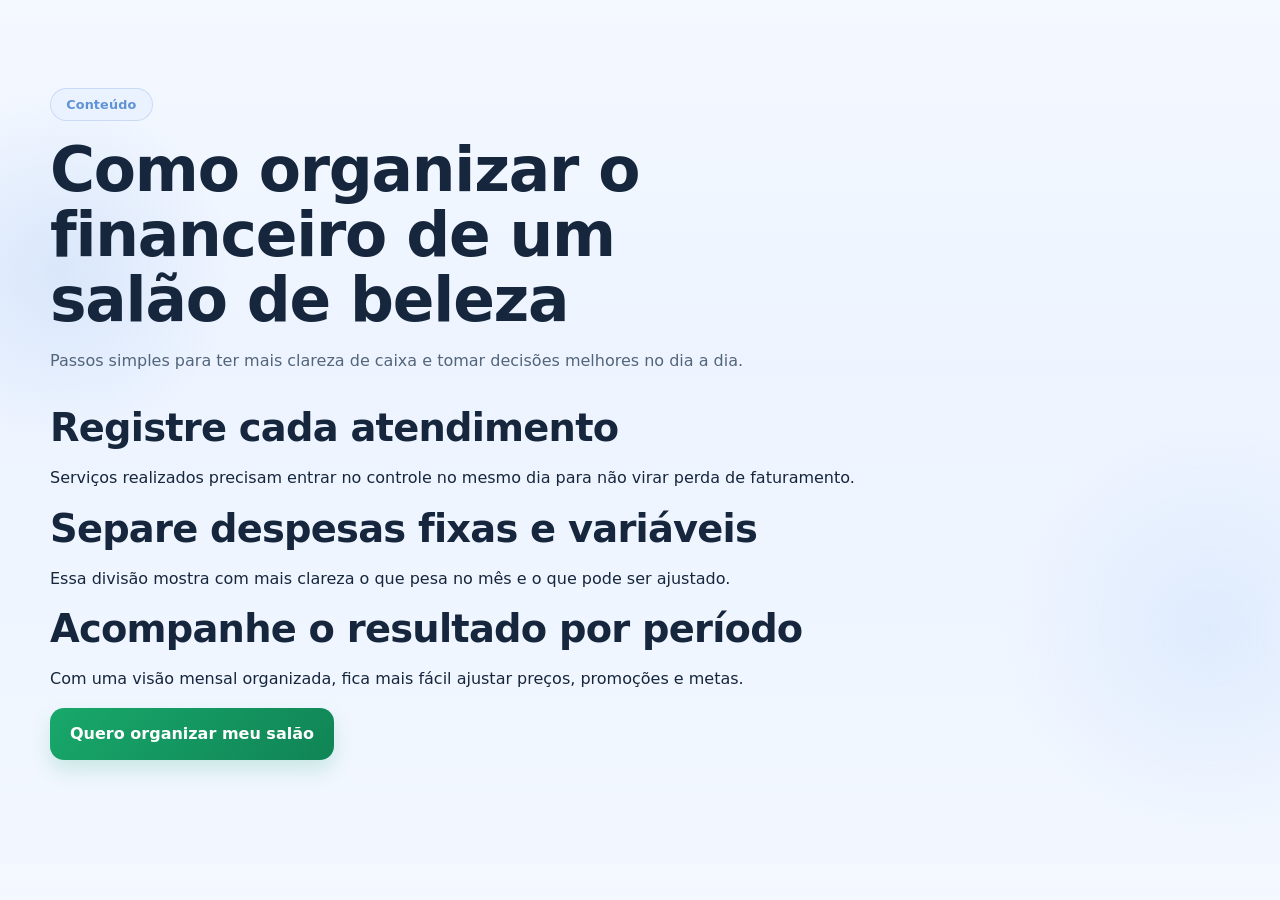
<file: como-organizar-financeiro-de-salao.html>
<!DOCTYPE html>
<html lang="pt-BR">
<head>
  <meta charset="UTF-8" />
  <meta name="viewport" content="width=device-width, initial-scale=1.0" />
  <title>Como Organizar o Financeiro de um Sal&atilde;o de Beleza</title>
  <meta name="description" content="Veja como organizar o financeiro do sal&atilde;o com mais clareza e transformar servi&ccedil;os, despesas e resultado em informa&ccedil;&atilde;o &uacute;til para decidir melhor." />
  <meta name="robots" content="index,follow,max-image-preview:large" />
  <link rel="canonical" href="https://upgestor.com.br/como-organizar-financeiro-de-salao.html" />
  <link rel="stylesheet" href="./styles.css" />
</head>
<body>
  <main class="section">
    <article class="container">
      <div class="section-heading">
        <span class="section-kicker">Conte&uacute;do</span>
        <h1>Como organizar o financeiro de um sal&atilde;o de beleza</h1>
        <p class="section-subtitle">Passos simples para ter mais clareza de caixa e tomar decis&otilde;es melhores no dia a dia.</p>
      </div>
      <h2>Registre cada atendimento</h2>
      <p>Servi&ccedil;os realizados precisam entrar no controle no mesmo dia para n&atilde;o virar perda de faturamento.</p>
      <h2>Separe despesas fixas e vari&aacute;veis</h2>
      <p>Essa divis&atilde;o mostra com mais clareza o que pesa no m&ecirc;s e o que pode ser ajustado.</p>
      <h2>Acompanhe o resultado por per&iacute;odo</h2>
      <p>Com uma vis&atilde;o mensal organizada, fica mais f&aacute;cil ajustar pre&ccedil;os, promo&ccedil;&otilde;es e metas.</p>
      <p style="margin-top: 1rem;">
        <a class="btn btn-whatsapp" href="https://wa.me/5528999644083?text=Ol%C3%A1%2C%20quero%20organizar%20o%20financeiro%20do%20meu%20sal%C3%A3o." target="_blank" rel="noopener noreferrer">Quero organizar meu sal&atilde;o</a>
      </p>
    </article>
  </main>
</body>
</html>
</file>
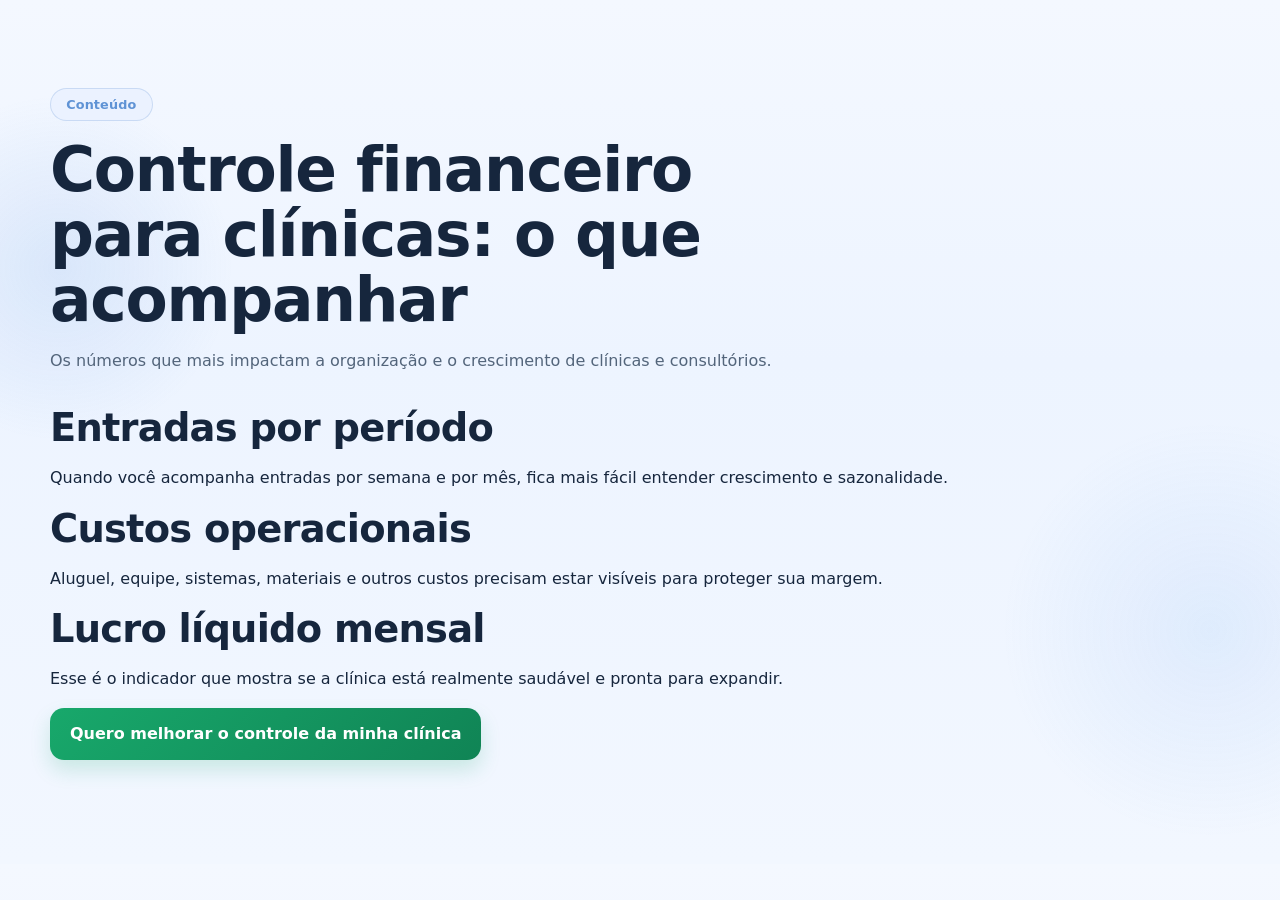
<file: controle-financeiro-para-clinicas.html>
<!DOCTYPE html>
<html lang="pt-BR">
<head>
  <meta charset="UTF-8" />
  <meta name="viewport" content="width=device-width, initial-scale=1.0" />
  <title>Controle Financeiro para Cl&iacute;nicas | O que acompanhar</title>
  <meta name="description" content="Descubra quais indicadores acompanhar na gest&atilde;o financeira de cl&iacute;nicas para ter mais previsibilidade e clareza sobre o resultado real." />
  <meta name="robots" content="index,follow,max-image-preview:large" />
  <link rel="canonical" href="https://upgestor.com.br/controle-financeiro-para-clinicas.html" />
  <link rel="stylesheet" href="./styles.css" />
</head>
<body>
  <main class="section">
    <article class="container">
      <div class="section-heading">
        <span class="section-kicker">Conte&uacute;do</span>
        <h1>Controle financeiro para cl&iacute;nicas: o que acompanhar</h1>
        <p class="section-subtitle">Os n&uacute;meros que mais impactam a organiza&ccedil;&atilde;o e o crescimento de cl&iacute;nicas e consult&oacute;rios.</p>
      </div>
      <h2>Entradas por per&iacute;odo</h2>
      <p>Quando voc&ecirc; acompanha entradas por semana e por m&ecirc;s, fica mais f&aacute;cil entender crescimento e sazonalidade.</p>
      <h2>Custos operacionais</h2>
      <p>Aluguel, equipe, sistemas, materiais e outros custos precisam estar vis&iacute;veis para proteger sua margem.</p>
      <h2>Lucro l&iacute;quido mensal</h2>
      <p>Esse &eacute; o indicador que mostra se a cl&iacute;nica est&aacute; realmente saud&aacute;vel e pronta para expandir.</p>
      <p style="margin-top: 1rem;">
        <a class="btn btn-whatsapp" href="https://wa.me/5528999644083?text=Ol%C3%A1%2C%20quero%20melhorar%20o%20controle%20financeiro%20da%20minha%20cl%C3%ADnica." target="_blank" rel="noopener noreferrer">Quero melhorar o controle da minha cl&iacute;nica</a>
      </p>
    </article>
  </main>
</body>
</html>
</file>
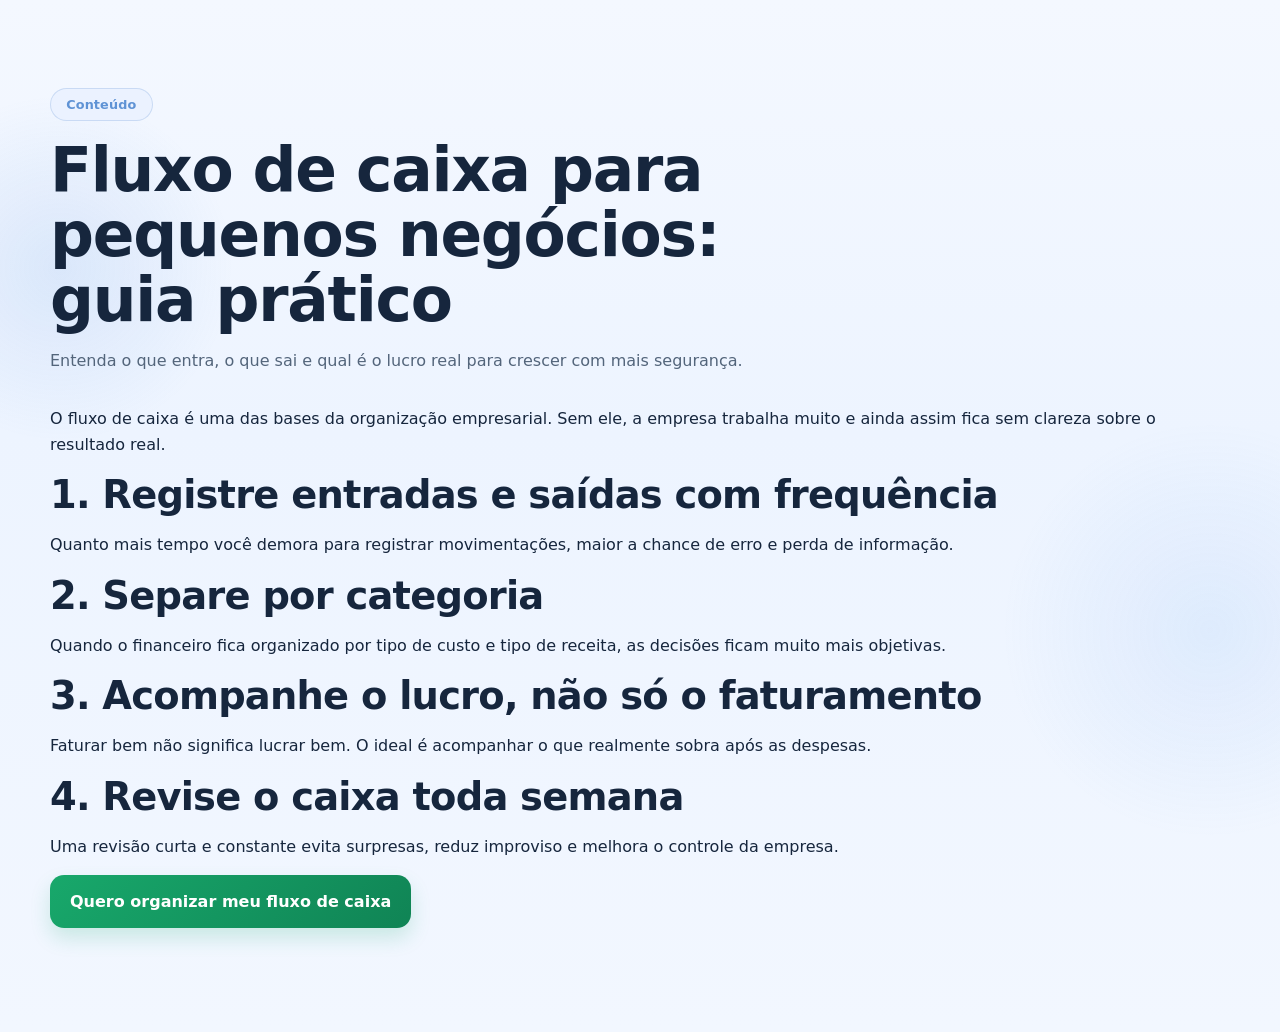
<file: guia-fluxo-de-caixa-pequenos-negocios.html>
<!DOCTYPE html>
<html lang="pt-BR">
<head>
  <meta charset="UTF-8" />
  <meta name="viewport" content="width=device-width, initial-scale=1.0" />
  <title>Fluxo de Caixa para Pequenos Neg&oacute;cios | Guia pr&aacute;tico</title>
  <meta name="description" content="Aprenda a organizar o fluxo de caixa da sua empresa e tomar decis&otilde;es com mais seguran&ccedil;a usando um processo mais simples." />
  <meta name="robots" content="index,follow,max-image-preview:large" />
  <link rel="canonical" href="https://upgestor.com.br/guia-fluxo-de-caixa-pequenos-negocios.html" />
  <link rel="stylesheet" href="./styles.css" />
</head>
<body>
  <main class="section">
    <article class="container">
      <div class="section-heading">
        <span class="section-kicker">Conte&uacute;do</span>
        <h1>Fluxo de caixa para pequenos neg&oacute;cios: guia pr&aacute;tico</h1>
        <p class="section-subtitle">Entenda o que entra, o que sai e qual &eacute; o lucro real para crescer com mais seguran&ccedil;a.</p>
      </div>
      <p>O fluxo de caixa &eacute; uma das bases da organiza&ccedil;&atilde;o empresarial. Sem ele, a empresa trabalha muito e ainda assim fica sem clareza sobre o resultado real.</p>
      <h2>1. Registre entradas e sa&iacute;das com frequ&ecirc;ncia</h2>
      <p>Quanto mais tempo voc&ecirc; demora para registrar movimenta&ccedil;&otilde;es, maior a chance de erro e perda de informa&ccedil;&atilde;o.</p>
      <h2>2. Separe por categoria</h2>
      <p>Quando o financeiro fica organizado por tipo de custo e tipo de receita, as decis&otilde;es ficam muito mais objetivas.</p>
      <h2>3. Acompanhe o lucro, n&atilde;o s&oacute; o faturamento</h2>
      <p>Faturar bem n&atilde;o significa lucrar bem. O ideal &eacute; acompanhar o que realmente sobra ap&oacute;s as despesas.</p>
      <h2>4. Revise o caixa toda semana</h2>
      <p>Uma revis&atilde;o curta e constante evita surpresas, reduz improviso e melhora o controle da empresa.</p>
      <p style="margin-top: 1rem;">
        <a class="btn btn-whatsapp" href="https://wa.me/5528999644083?text=Ol%C3%A1%2C%20quero%20organizar%20o%20fluxo%20de%20caixa%20da%20minha%20empresa." target="_blank" rel="noopener noreferrer">Quero organizar meu fluxo de caixa</a>
      </p>
    </article>
  </main>
</body>
</html>
</file>
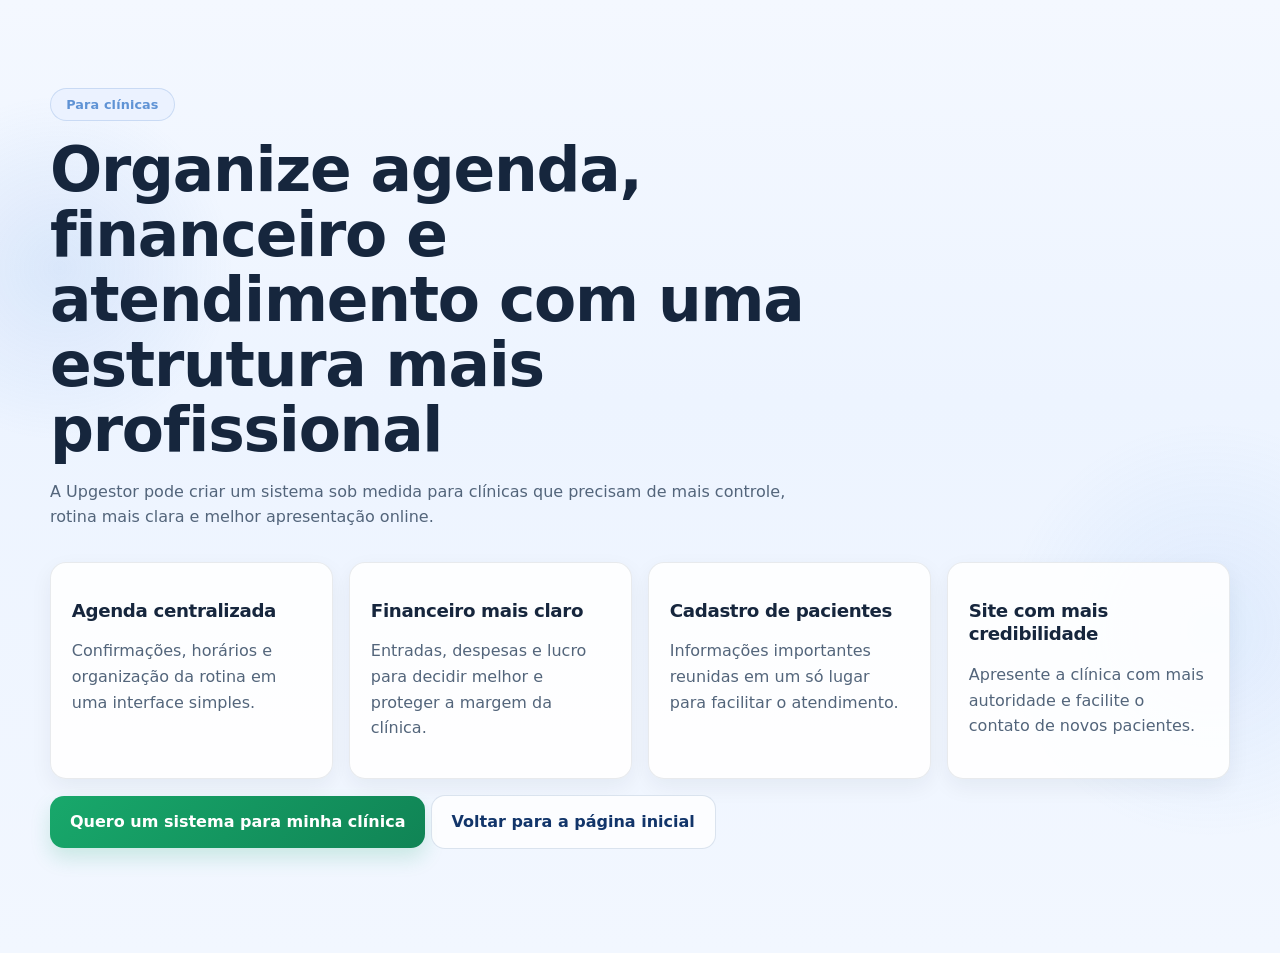
<file: para-clinicas.html>
<!DOCTYPE html>
<html lang="pt-BR">
<head>
  <meta charset="UTF-8" />
  <meta name="viewport" content="width=device-width, initial-scale=1.0" />
  <title>Upgestor para Cl&iacute;nicas | Sistema personalizado + site profissional</title>
  <meta name="description" content="Sistema para cl&iacute;nicas com controle financeiro, agenda, cadastro de pacientes e site profissional para gerar mais organiza&ccedil;&atilde;o e credibilidade." />
  <meta name="robots" content="index,follow,max-image-preview:large" />
  <link rel="canonical" href="https://upgestor.com.br/para-clinicas.html" />
  <link rel="stylesheet" href="./styles.css" />
</head>
<body>
  <main class="section">
    <div class="container">
      <div class="section-heading">
        <span class="section-kicker">Para cl&iacute;nicas</span>
        <h1>Organize agenda, financeiro e atendimento com uma estrutura mais profissional</h1>
        <p class="section-subtitle">
          A Upgestor pode criar um sistema sob medida para cl&iacute;nicas que precisam de mais controle, rotina mais clara e melhor apresenta&ccedil;&atilde;o online.
        </p>
      </div>
      <div class="cards-4">
        <article class="feature-card">
          <h3>Agenda centralizada</h3>
          <p>Confirma&ccedil;&otilde;es, hor&aacute;rios e organiza&ccedil;&atilde;o da rotina em uma interface simples.</p>
        </article>
        <article class="feature-card">
          <h3>Financeiro mais claro</h3>
          <p>Entradas, despesas e lucro para decidir melhor e proteger a margem da cl&iacute;nica.</p>
        </article>
        <article class="feature-card">
          <h3>Cadastro de pacientes</h3>
          <p>Informa&ccedil;&otilde;es importantes reunidas em um s&oacute; lugar para facilitar o atendimento.</p>
        </article>
        <article class="feature-card">
          <h3>Site com mais credibilidade</h3>
          <p>Apresente a cl&iacute;nica com mais autoridade e facilite o contato de novos pacientes.</p>
        </article>
      </div>
      <p style="margin-top: 1rem;">
        <a class="btn btn-whatsapp" href="https://wa.me/5528999644083?text=Ol%C3%A1%2C%20quero%20um%20sistema%20para%20minha%20cl%C3%ADnica." target="_blank" rel="noopener noreferrer">Quero um sistema para minha cl&iacute;nica</a>
        <a class="btn btn-outline" href="./index.html">Voltar para a p&aacute;gina inicial</a>
      </p>
    </div>
  </main>
</body>
</html>
</file>
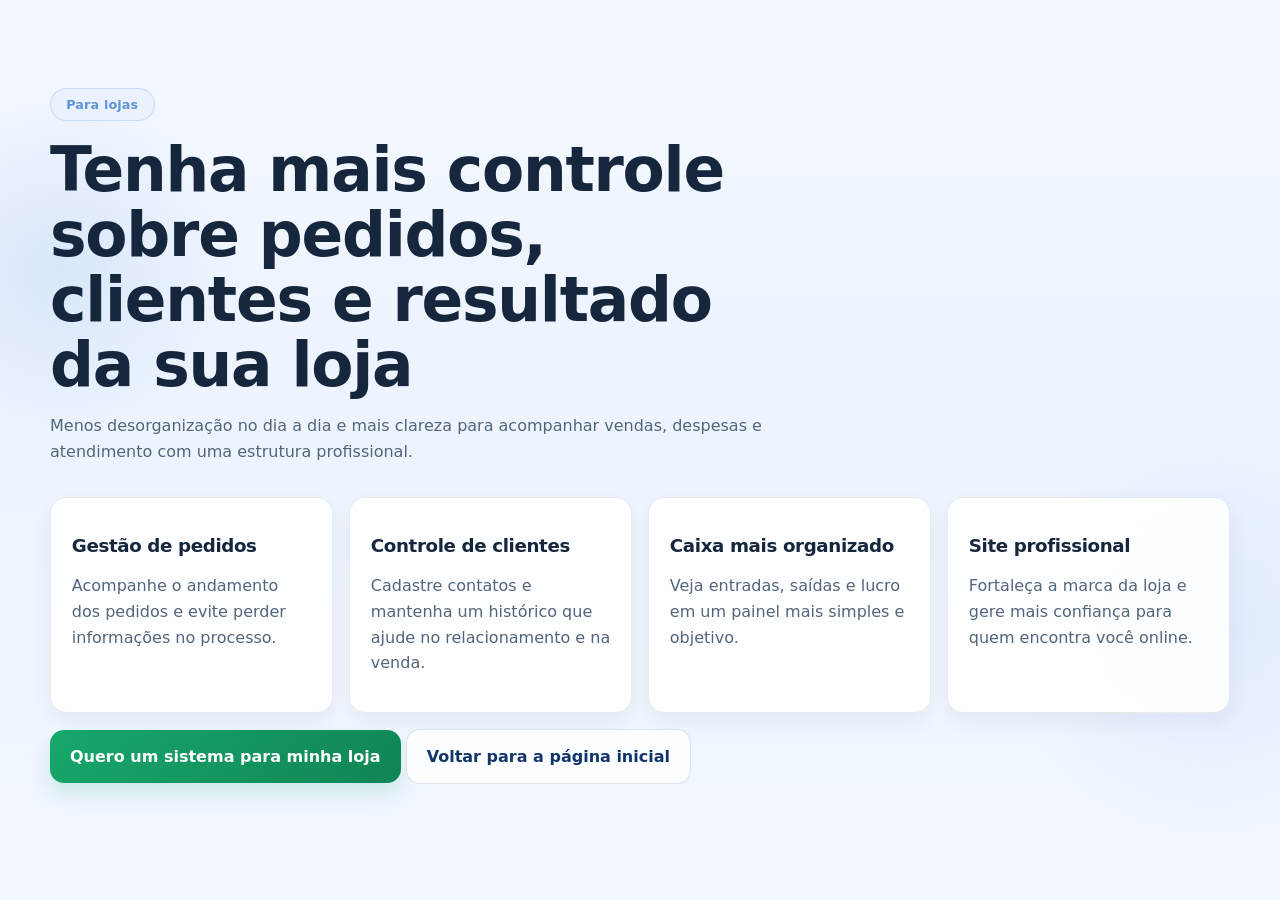
<file: para-lojas.html>
<!DOCTYPE html>
<html lang="pt-BR">
<head>
  <meta charset="UTF-8" />
  <meta name="viewport" content="width=device-width, initial-scale=1.0" />
  <title>Upgestor para Lojas | Sistema personalizado para organizar pedidos e financeiro</title>
  <meta name="description" content="Sistema para lojas com gest&atilde;o de pedidos, clientes, caixa e relat&oacute;rios. Inclua tamb&eacute;m um site profissional para fortalecer sua marca." />
  <meta name="robots" content="index,follow,max-image-preview:large" />
  <link rel="canonical" href="https://upgestor.com.br/para-lojas.html" />
  <link rel="stylesheet" href="./styles.css" />
</head>
<body>
  <main class="section">
    <div class="container">
      <div class="section-heading">
        <span class="section-kicker">Para lojas</span>
        <h1>Tenha mais controle sobre pedidos, clientes e resultado da sua loja</h1>
        <p class="section-subtitle">
          Menos desorganiza&ccedil;&atilde;o no dia a dia e mais clareza para acompanhar vendas, despesas e atendimento com uma estrutura profissional.
        </p>
      </div>
      <div class="cards-4">
        <article class="feature-card">
          <h3>Gest&atilde;o de pedidos</h3>
          <p>Acompanhe o andamento dos pedidos e evite perder informa&ccedil;&otilde;es no processo.</p>
        </article>
        <article class="feature-card">
          <h3>Controle de clientes</h3>
          <p>Cadastre contatos e mantenha um hist&oacute;rico que ajude no relacionamento e na venda.</p>
        </article>
        <article class="feature-card">
          <h3>Caixa mais organizado</h3>
          <p>Veja entradas, sa&iacute;das e lucro em um painel mais simples e objetivo.</p>
        </article>
        <article class="feature-card">
          <h3>Site profissional</h3>
          <p>Fortale&ccedil;a a marca da loja e gere mais confian&ccedil;a para quem encontra voc&ecirc; online.</p>
        </article>
      </div>
      <p style="margin-top: 1rem;">
        <a class="btn btn-whatsapp" href="https://wa.me/5528999644083?text=Ol%C3%A1%2C%20quero%20um%20sistema%20para%20minha%20loja." target="_blank" rel="noopener noreferrer">Quero um sistema para minha loja</a>
        <a class="btn btn-outline" href="./index.html">Voltar para a p&aacute;gina inicial</a>
      </p>
    </div>
  </main>
</body>
</html>
</file>
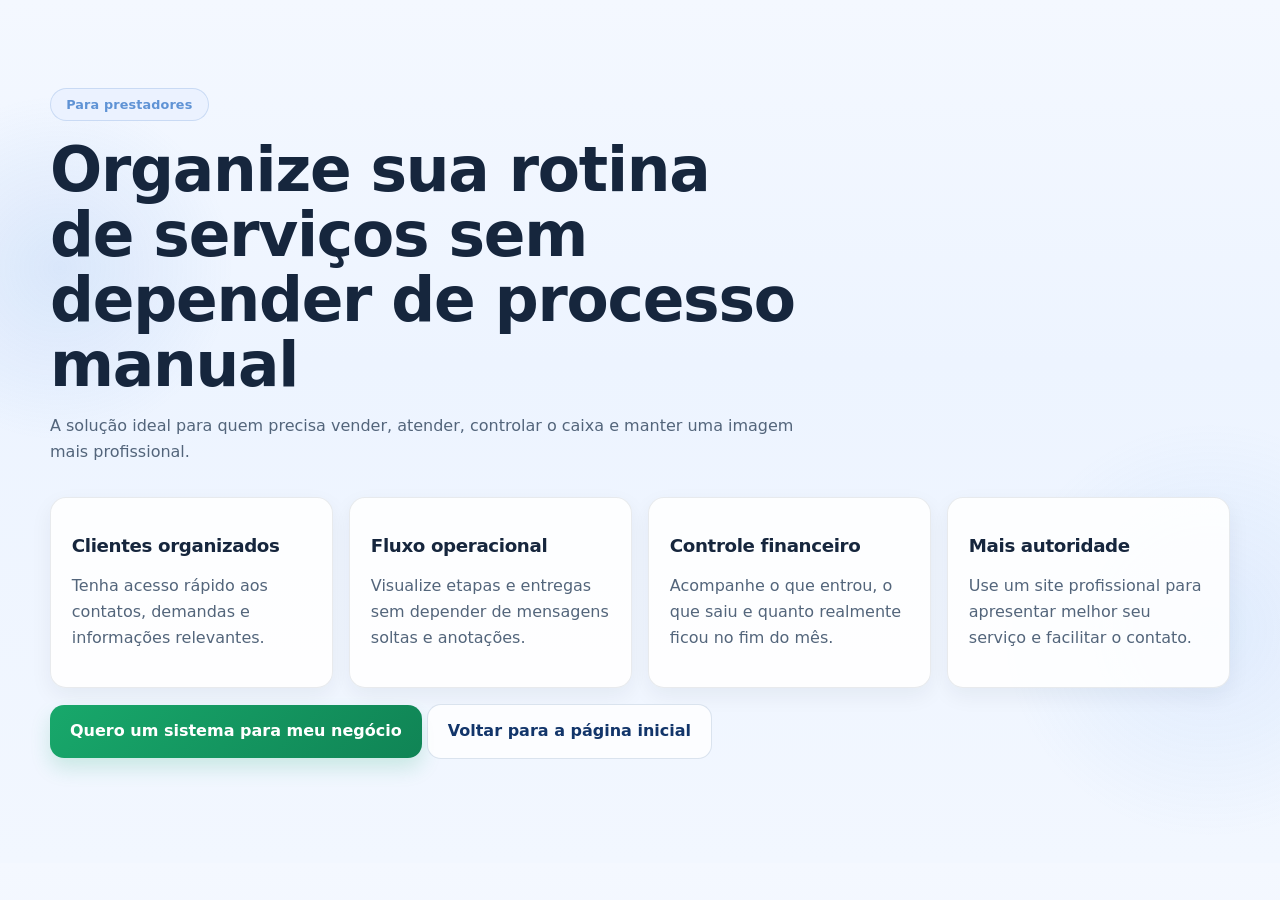
<file: para-prestadores.html>
<!DOCTYPE html>
<html lang="pt-BR">
<head>
  <meta charset="UTF-8" />
  <meta name="viewport" content="width=device-width, initial-scale=1.0" />
  <title>Upgestor para Prestadores de Servi&ccedil;o | Sistema simples para organizar a opera&ccedil;&atilde;o</title>
  <meta name="description" content="Sistema para prestadores de servi&ccedil;o com organiza&ccedil;&atilde;o financeira, clientes, etapas e site profissional para vender com mais autoridade." />
  <meta name="robots" content="index,follow,max-image-preview:large" />
  <link rel="canonical" href="https://upgestor.com.br/para-prestadores.html" />
  <link rel="stylesheet" href="./styles.css" />
</head>
<body>
  <main class="section">
    <div class="container">
      <div class="section-heading">
        <span class="section-kicker">Para prestadores</span>
        <h1>Organize sua rotina de servi&ccedil;os sem depender de processo manual</h1>
        <p class="section-subtitle">
          A solu&ccedil;&atilde;o ideal para quem precisa vender, atender, controlar o caixa e manter uma imagem mais profissional.
        </p>
      </div>
      <div class="cards-4">
        <article class="feature-card">
          <h3>Clientes organizados</h3>
          <p>Tenha acesso r&aacute;pido aos contatos, demandas e informa&ccedil;&otilde;es relevantes.</p>
        </article>
        <article class="feature-card">
          <h3>Fluxo operacional</h3>
          <p>Visualize etapas e entregas sem depender de mensagens soltas e anota&ccedil;&otilde;es.</p>
        </article>
        <article class="feature-card">
          <h3>Controle financeiro</h3>
          <p>Acompanhe o que entrou, o que saiu e quanto realmente ficou no fim do m&ecirc;s.</p>
        </article>
        <article class="feature-card">
          <h3>Mais autoridade</h3>
          <p>Use um site profissional para apresentar melhor seu servi&ccedil;o e facilitar o contato.</p>
        </article>
      </div>
      <p style="margin-top: 1rem;">
        <a class="btn btn-whatsapp" href="https://wa.me/5528999644083?text=Ol%C3%A1%2C%20quero%20um%20sistema%20para%20meu%20neg%C3%B3cio%20de%20servi%C3%A7os." target="_blank" rel="noopener noreferrer">Quero um sistema para meu neg&oacute;cio</a>
        <a class="btn btn-outline" href="./index.html">Voltar para a p&aacute;gina inicial</a>
      </p>
    </div>
  </main>
</body>
</html>
</file>
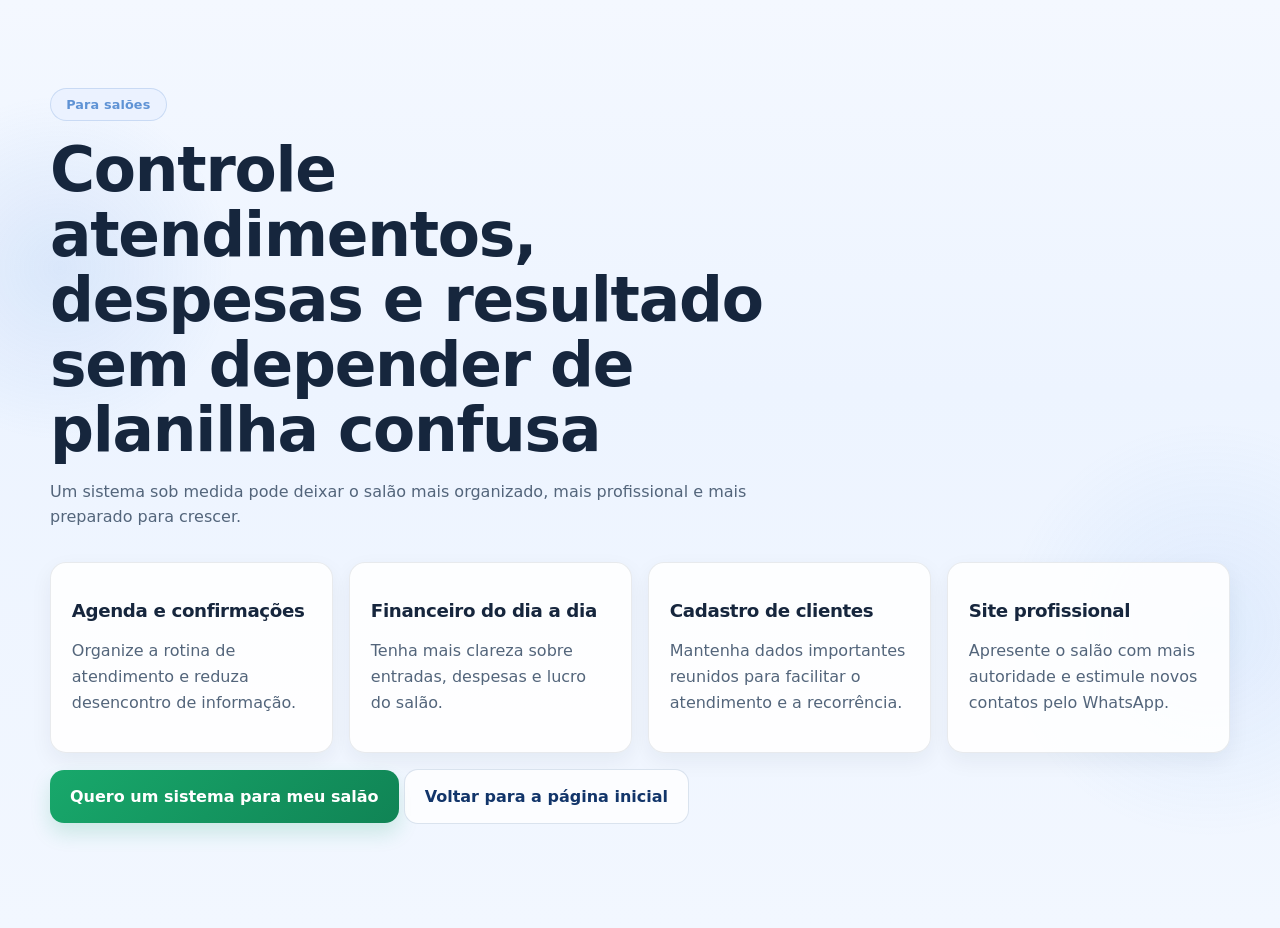
<file: para-saloes.html>
<!DOCTYPE html>
<html lang="pt-BR">
<head>
  <meta charset="UTF-8" />
  <meta name="viewport" content="width=device-width, initial-scale=1.0" />
  <title>Upgestor para Sal&otilde;es | Sistema personalizado para agenda e financeiro</title>
  <meta name="description" content="Sistema para sal&otilde;es com agenda, controle financeiro, cadastro de clientes e site profissional para fortalecer a presen&ccedil;a online." />
  <meta name="robots" content="index,follow,max-image-preview:large" />
  <link rel="canonical" href="https://upgestor.com.br/para-saloes.html" />
  <link rel="stylesheet" href="./styles.css" />
</head>
<body>
  <main class="section">
    <div class="container">
      <div class="section-heading">
        <span class="section-kicker">Para sal&otilde;es</span>
        <h1>Controle atendimentos, despesas e resultado sem depender de planilha confusa</h1>
        <p class="section-subtitle">
          Um sistema sob medida pode deixar o sal&atilde;o mais organizado, mais profissional e mais preparado para crescer.
        </p>
      </div>
      <div class="cards-4">
        <article class="feature-card">
          <h3>Agenda e confirma&ccedil;&otilde;es</h3>
          <p>Organize a rotina de atendimento e reduza desencontro de informa&ccedil;&atilde;o.</p>
        </article>
        <article class="feature-card">
          <h3>Financeiro do dia a dia</h3>
          <p>Tenha mais clareza sobre entradas, despesas e lucro do sal&atilde;o.</p>
        </article>
        <article class="feature-card">
          <h3>Cadastro de clientes</h3>
          <p>Mantenha dados importantes reunidos para facilitar o atendimento e a recorr&ecirc;ncia.</p>
        </article>
        <article class="feature-card">
          <h3>Site profissional</h3>
          <p>Apresente o sal&atilde;o com mais autoridade e estimule novos contatos pelo WhatsApp.</p>
        </article>
      </div>
      <p style="margin-top: 1rem;">
        <a class="btn btn-whatsapp" href="https://wa.me/5528999644083?text=Ol%C3%A1%2C%20quero%20um%20sistema%20para%20meu%20sal%C3%A3o." target="_blank" rel="noopener noreferrer">Quero um sistema para meu sal&atilde;o</a>
        <a class="btn btn-outline" href="./index.html">Voltar para a p&aacute;gina inicial</a>
      </p>
    </div>
  </main>
</body>
</html>
</file>
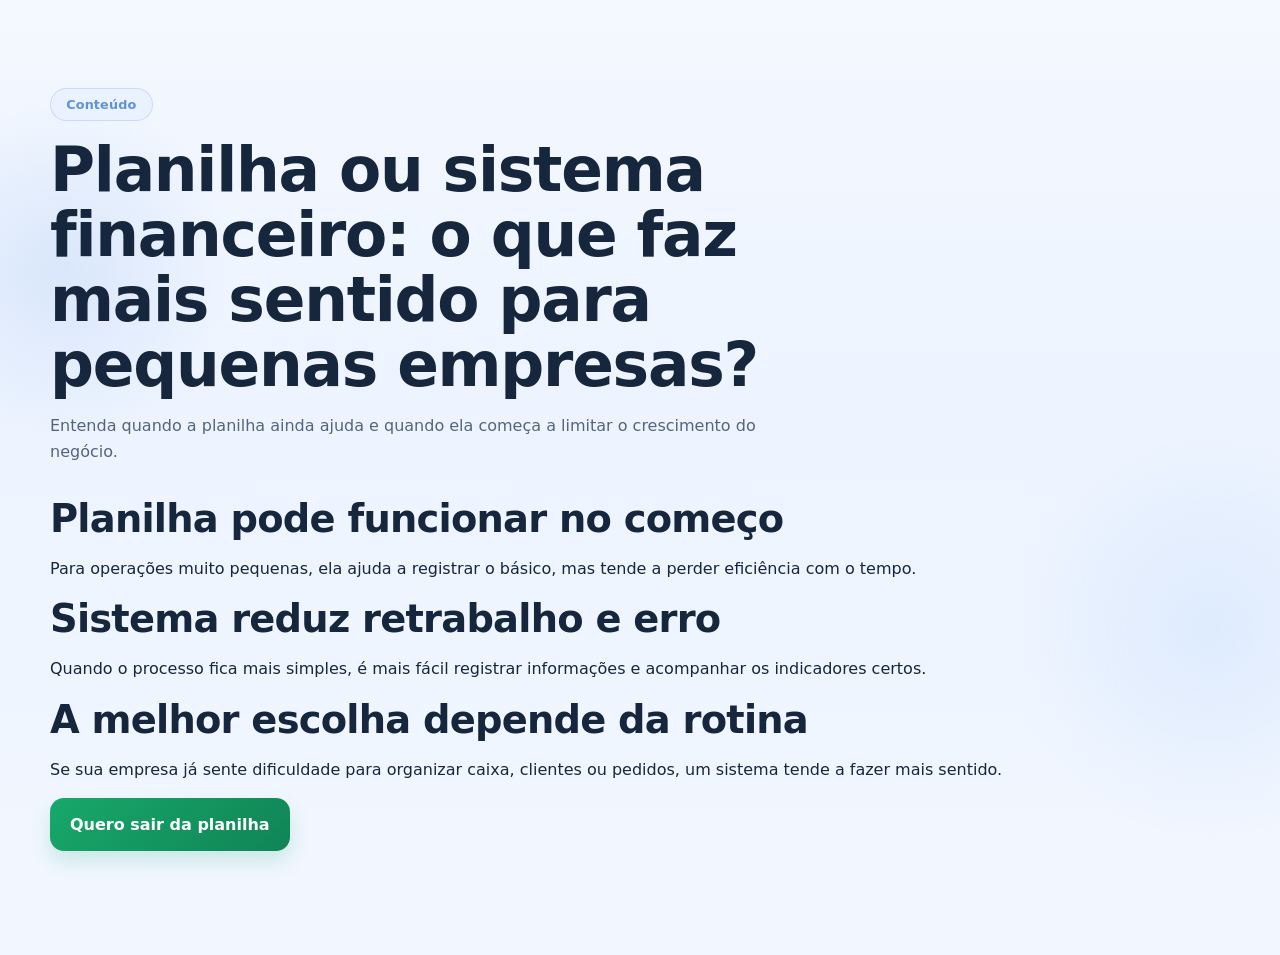
<file: planilha-ou-sistema-financeiro.html>
<!DOCTYPE html>
<html lang="pt-BR">
<head>
  <meta charset="UTF-8" />
  <meta name="viewport" content="width=device-width, initial-scale=1.0" />
  <title>Planilha ou Sistema Financeiro | O que faz mais sentido para pequenas empresas?</title>
  <meta name="description" content="Compare planilha e sistema financeiro para entender qual caminho traz mais clareza, produtividade e controle para pequenas empresas." />
  <meta name="robots" content="index,follow,max-image-preview:large" />
  <link rel="canonical" href="https://upgestor.com.br/planilha-ou-sistema-financeiro.html" />
  <link rel="stylesheet" href="./styles.css" />
</head>
<body>
  <main class="section">
    <article class="container">
      <div class="section-heading">
        <span class="section-kicker">Conte&uacute;do</span>
        <h1>Planilha ou sistema financeiro: o que faz mais sentido para pequenas empresas?</h1>
        <p class="section-subtitle">Entenda quando a planilha ainda ajuda e quando ela come&ccedil;a a limitar o crescimento do neg&oacute;cio.</p>
      </div>
      <h2>Planilha pode funcionar no come&ccedil;o</h2>
      <p>Para opera&ccedil;&otilde;es muito pequenas, ela ajuda a registrar o b&aacute;sico, mas tende a perder efici&ecirc;ncia com o tempo.</p>
      <h2>Sistema reduz retrabalho e erro</h2>
      <p>Quando o processo fica mais simples, &eacute; mais f&aacute;cil registrar informa&ccedil;&otilde;es e acompanhar os indicadores certos.</p>
      <h2>A melhor escolha depende da rotina</h2>
      <p>Se sua empresa j&aacute; sente dificuldade para organizar caixa, clientes ou pedidos, um sistema tende a fazer mais sentido.</p>
      <p style="margin-top: 1rem;">
        <a class="btn btn-whatsapp" href="https://wa.me/5528999644083?text=Ol%C3%A1%2C%20quero%20trocar%20planilha%20por%20um%20sistema%20mais%20organizado." target="_blank" rel="noopener noreferrer">Quero sair da planilha</a>
      </p>
    </article>
  </main>
</body>
</html>
</file>
<file: styles.css>
:root {
  --blue-950: #081426;
  --blue-900: #0d2346;
  --blue-800: #12356a;
  --blue-700: #18498f;
  --blue-600: #2661b2;
  --blue-500: #3a74b4;
  --green-500: #18a86b;
  --green-600: #108455;
  --bg: #f7fafc;
  --bg-soft: #eff4f8;
  --surface: #ffffff;
  --surface-strong: #ffffff;
  --surface-dark: #10233f;
  --text: #16263d;
  --muted: #53657b;
  --border: rgba(16, 35, 63, 0.09);
  --border-strong: rgba(255, 255, 255, 0.14);
  --shadow-lg: 0 14px 32px rgba(12, 29, 56, 0.08);
  --shadow-md: 0 8px 22px rgba(12, 29, 56, 0.06);
  --radius-xl: 28px;
  --radius-lg: 22px;
  --radius-md: 16px;
  --radius-sm: 12px;
  --container: min(1180px, calc(100% - 2rem));
}

* {
  box-sizing: border-box;
}

html {
  scroll-behavior: smooth;
}

body {
  margin: 0;
  min-width: 320px;
  font-family: "Segoe UI", Inter, system-ui, -apple-system, BlinkMacSystemFont, sans-serif;
  color: var(--text);
  background:
    linear-gradient(180deg, #f4f8ff 0%, #edf4ff 42%, #f2f7ff 100%);
  -webkit-font-smoothing: antialiased;
  -moz-osx-font-smoothing: grayscale;
  text-rendering: optimizeLegibility;
  position: relative;
  overflow-x: hidden;
}

body::before,
body::after {
  content: "";
  position: fixed;
  inset: auto;
  pointer-events: none;
  z-index: -1;
}

body::before {
  top: 88px;
  left: -120px;
  width: 360px;
  height: 360px;
  border-radius: 50%;
  background: radial-gradient(circle, rgba(86, 145, 223, 0.14) 0%, rgba(86, 145, 223, 0) 68%);
}

body::after {
  right: -140px;
  top: 420px;
  width: 420px;
  height: 420px;
  border-radius: 50%;
  background: radial-gradient(circle, rgba(104, 165, 238, 0.12) 0%, rgba(104, 165, 238, 0) 70%);
}

img,
svg {
  display: block;
  max-width: 100%;
}

a {
  color: inherit;
  text-decoration: none;
}

button,
input,
select {
  font: inherit;
}

button {
  border: 0;
}

.container {
  width: var(--container);
  margin: 0 auto;
}

.section {
  position: relative;
  padding: 5.5rem 0;
}

.section-alt {
  background: linear-gradient(180deg, rgba(236, 244, 255, 0.9) 0%, rgba(231, 240, 252, 0.96) 100%);
}

.section-dark {
  color: #f3f7fb;
  background:
    linear-gradient(135deg, #0b1b31 0%, #112a4f 55%, #18498f 100%);
}

.section-dark .section-subtitle,
.section-dark .service-card p,
.section-dark .solution-copy p,
.section-dark .service-card {
  color: rgba(243, 247, 251, 0.84);
}

.section-heading {
  max-width: 760px;
  margin-bottom: 2rem;
}

.section-kicker,
.eyebrow {
  display: inline-flex;
  align-items: center;
  gap: 0.4rem;
  padding: 0.5rem 0.95rem;
  border-radius: 999px;
  border: 1px solid rgba(80, 132, 205, 0.22);
  background: rgba(235, 242, 255, 0.98);
  color: #5f93d5;
  font-size: 0.8rem;
  font-weight: 700;
  letter-spacing: 0.01em;
}

.eyebrow {
  font-size: 0.96rem;
  font-weight: 800;
  color: #5d90d2;
  box-shadow: 0 10px 22px rgba(85, 134, 206, 0.08);
}

.section-dark .section-kicker {
  background: rgba(255, 255, 255, 0.08);
  border-color: rgba(255, 255, 255, 0.14);
  color: #d9ecff;
}

h1,
h2,
h3,
h4 {
  margin: 0;
  font-family: inherit;
  letter-spacing: -0.02em;
}

h1 {
  font-size: clamp(2.35rem, 4.8vw, 4.2rem);
  line-height: 1.06;
  margin-top: 1rem;
  font-weight: 800;
}

h2 {
  font-size: clamp(1.9rem, 3vw, 2.8rem);
  line-height: 1.12;
  margin-top: 0.95rem;
  font-weight: 800;
}

h3 {
  font-size: 1.14rem;
  line-height: 1.3;
  font-weight: 700;
}

h4 {
  font-weight: 700;
}

p {
  line-height: 1.6;
}

.section-subtitle,
.hero-subtitle,
.plan-note,
.feature-card p,
.benefit-card p,
.portfolio-card p,
.testimonial-card p,
.faq-item p,
.stack p,
.footer p,
.service-card p {
  color: var(--muted);
}

.topbar {
  position: sticky;
  top: 0;
  z-index: 40;
  backdrop-filter: blur(8px);
  background: rgba(255, 255, 255, 0.94);
  border-bottom: 1px solid rgba(16, 35, 63, 0.08);
}

.topbar-inner {
  min-height: 82px;
  display: flex;
  align-items: center;
  justify-content: space-between;
  gap: 1rem;
}

.logo {
  display: inline-flex;
  align-items: center;
  gap: 0.8rem;
  font-weight: 800;
}

.logo-mark {
  width: 42px;
  height: 42px;
  display: inline-grid;
  place-items: center;
  border-radius: 14px;
  background: linear-gradient(135deg, var(--blue-700), var(--green-500));
  color: #fff;
  font-family: inherit;
  font-weight: 800;
  box-shadow: 0 8px 18px rgba(24, 73, 143, 0.18);
}

.logo-text {
  font-size: 1.05rem;
  font-weight: 800;
}

.nav {
  display: flex;
  align-items: center;
  gap: 1.3rem;
  color: #4c5f74;
  font-weight: 600;
}

.nav a {
  position: relative;
}

.nav a::after {
  content: "";
  position: absolute;
  left: 0;
  bottom: -0.35rem;
  width: 100%;
  height: 2px;
  transform: scaleX(0);
  transform-origin: left;
  background: linear-gradient(90deg, var(--blue-600), var(--green-500));
  transition: transform 0.24s ease;
}

.nav a:hover::after {
  transform: scaleX(1);
}

.btn {
  display: inline-flex;
  justify-content: center;
  align-items: center;
  gap: 0.55rem;
  min-height: 52px;
  padding: 0.85rem 1.25rem;
  border-radius: 14px;
  font-weight: 700;
  transition:
    transform 0.24s ease,
    box-shadow 0.24s ease,
    background-color 0.24s ease,
    border-color 0.24s ease;
}

.btn:hover {
  transform: translateY(-2px);
}

.btn-lg {
  min-height: 58px;
  padding-inline: 1.4rem;
}

.btn-whatsapp {
  color: #fff;
  background: linear-gradient(135deg, var(--green-500), var(--green-600));
  box-shadow: 0 10px 20px rgba(24, 168, 107, 0.18);
}

.btn-whatsapp:hover {
  box-shadow: 0 14px 24px rgba(24, 168, 107, 0.22);
}

.btn-outline {
  border: 1px solid rgba(24, 73, 143, 0.15);
  color: var(--blue-800);
  background: rgba(255, 255, 255, 0.78);
}

.btn-primary {
  color: #fff;
  background: linear-gradient(135deg, var(--blue-700), var(--blue-600));
}

.full {
  width: 100%;
}

.hero {
  padding: 4.5rem 0 3.5rem;
}

.hero::before {
  content: "";
  position: absolute;
  inset: 0;
  background:
    radial-gradient(circle at 12% 10%, rgba(86, 145, 223, 0.14), transparent 26%),
    radial-gradient(circle at 85% 20%, rgba(121, 174, 242, 0.12), transparent 20%),
    linear-gradient(180deg, rgba(255, 255, 255, 0.36), rgba(255, 255, 255, 0));
  pointer-events: none;
}

.hero::after {
  content: "";
  position: absolute;
  right: 8%;
  top: 28px;
  width: 280px;
  height: 280px;
  border-radius: 32px;
  border: 1px solid rgba(86, 145, 223, 0.08);
  background:
    linear-gradient(135deg, rgba(255, 255, 255, 0.3), rgba(255, 255, 255, 0.04)),
    repeating-linear-gradient(
      135deg,
      rgba(86, 145, 223, 0.04) 0,
      rgba(86, 145, 223, 0.04) 1px,
      transparent 1px,
      transparent 18px
    );
  transform: rotate(8deg);
  pointer-events: none;
  opacity: 0.9;
}

.hero-grid {
  position: relative;
  display: grid;
  grid-template-columns: minmax(0, 1.05fr) minmax(0, 0.95fr);
  gap: 2rem;
  align-items: center;
}

.hero-copy {
  max-width: 640px;
}

.hero-subtitle {
  margin: 1.2rem 0 0;
  font-size: 1.08rem;
  max-width: 610px;
}

.hero-actions {
  display: flex;
  flex-wrap: wrap;
  gap: 0.9rem;
  margin-top: 2rem;
}

.hero-bullets {
  margin: 1.8rem 0 0;
  padding: 0;
  list-style: none;
  display: grid;
  gap: 0.8rem;
}

.hero-bullets li {
  display: flex;
  align-items: flex-start;
  gap: 0.7rem;
  color: var(--muted);
}

.hero-bullets li::before {
  content: "";
  flex: none;
  width: 10px;
  height: 10px;
  margin-top: 0.45rem;
  border-radius: 999px;
  background: linear-gradient(135deg, var(--green-500), #69d5a4);
  box-shadow: 0 0 0 6px rgba(24, 168, 107, 0.12);
}

.hero-trust {
  display: flex;
  flex-wrap: wrap;
  gap: 0.8rem;
  margin-top: 1.8rem;
}

.hero-trust span {
  display: inline-flex;
  align-items: center;
  padding: 0.78rem 1rem;
  border-radius: 999px;
  border: 1px solid var(--border);
  background: rgba(255, 255, 255, 0.74);
  font-weight: 800;
  color: var(--blue-900);
}

.hero-visual {
  position: relative;
}

.panel-shell {
  padding: 1.2rem;
  border-radius: var(--radius-xl);
  border: 1px solid rgba(16, 35, 63, 0.08);
  background: linear-gradient(180deg, #ffffff 0%, #f5f8fb 100%);
  box-shadow: var(--shadow-lg);
}

.panel-bar {
  display: flex;
  align-items: center;
  gap: 0.45rem;
  margin-bottom: 1rem;
  color: var(--muted);
  font-size: 0.85rem;
}

.panel-bar span {
  width: 11px;
  height: 11px;
  border-radius: 50%;
  background: #d1dceb;
}

.panel-bar p {
  margin: 0 0 0 0.55rem;
}

.panel-body {
  display: grid;
  gap: 1rem;
}

.metric-card,
.mini-card,
.workflow-card,
.feature-card,
.pricing-card,
.benefit-card,
.portfolio-card,
.testimonial-card,
.faq-item,
.stack,
.auth-card,
.app-panel,
.trust-strip article {
  border-radius: var(--radius-md);
  border: 1px solid var(--border);
  background: rgba(255, 255, 255, 0.88);
  box-shadow: var(--shadow-md);
}

.metric-card {
  padding: 1.3rem;
}

.metric-card small,
.mini-card small,
.workflow-header span,
.testimonial-card small {
  display: block;
  color: var(--muted);
  font-size: 0.84rem;
  font-weight: 800;
}

.metric-card strong,
.mini-card strong {
  display: block;
  margin-top: 0.35rem;
  font-size: 1.55rem;
  font-weight: 800;
}

.metric-card span,
.mini-card span {
  display: block;
  margin-top: 0.6rem;
  color: var(--muted);
}

.metric-card-primary {
  color: #fff;
  background: linear-gradient(145deg, var(--blue-900), var(--blue-700));
  border-color: rgba(255, 255, 255, 0.06);
}

.metric-card-primary small,
.metric-card-primary span {
  color: rgba(255, 255, 255, 0.78);
}

.panel-columns {
  display: grid;
  grid-template-columns: repeat(2, 1fr);
  gap: 1rem;
}

.mini-card {
  padding: 1rem;
}

.workflow-card {
  padding: 1.1rem;
  background: linear-gradient(135deg, rgba(238, 244, 250, 0.94), rgba(255, 255, 255, 0.9));
}

.workflow-header {
  display: flex;
  justify-content: space-between;
  gap: 0.8rem;
  align-items: center;
}

.workflow-list {
  display: flex;
  flex-wrap: wrap;
  gap: 0.65rem;
  margin-top: 1rem;
}

.workflow-list span {
  padding: 0.58rem 0.8rem;
  border-radius: 999px;
  background: #fff;
  border: 1px solid rgba(16, 35, 63, 0.08);
  font-size: 0.9rem;
  font-weight: 800;
  color: var(--blue-900);
}

.trust-strip {
  margin-top: 2rem;
  display: grid;
  grid-template-columns: repeat(3, 1fr);
  gap: 1rem;
}

.trust-strip article {
  padding: 1.25rem;
}

.trust-strip strong {
  font-size: 1.05rem;
  font-weight: 700;
}

.trust-strip p {
  margin: 0.55rem 0 0;
  color: var(--muted);
}

.cards-4 {
  display: grid;
  grid-template-columns: repeat(4, 1fr);
  gap: 1rem;
}

.feature-card {
  padding: 1.3rem;
}

.feature-card h3,
.portfolio-card h3,
.benefit-card strong,
.pricing-card h3,
.faq-item h3,
.service-card h3 {
  margin-top: 0.95rem;
}

.card-icon {
  width: 52px;
  height: 52px;
  display: inline-grid;
  place-items: center;
  border-radius: 16px;
  background: linear-gradient(145deg, rgba(38, 97, 178, 0.16), rgba(24, 168, 107, 0.16));
  color: var(--blue-800);
  font-weight: 800;
}

.solution-layout {
  display: grid;
  grid-template-columns: minmax(0, 0.85fr) minmax(0, 1.15fr);
  gap: 1.5rem;
  align-items: start;
}

.solution-copy {
  position: sticky;
  top: 110px;
}

.service-grid {
  display: grid;
  grid-template-columns: repeat(2, 1fr);
  gap: 1rem;
}

.service-card {
  padding: 1.3rem;
  border-radius: var(--radius-md);
  border: 1px solid rgba(255, 255, 255, 0.12);
  background: rgba(255, 255, 255, 0.08);
  box-shadow: none;
}

.benefit-grid {
  display: grid;
  grid-template-columns: repeat(5, 1fr);
  gap: 1rem;
}

.benefit-card {
  padding: 1.25rem;
}

.benefit-card strong {
  display: block;
  font-size: 1.02rem;
}

.portfolio-grid,
.pricing-grid,
.social-grid,
.faq-list,
.app-content {
  display: grid;
  gap: 1rem;
}

.portfolio-grid {
  grid-template-columns: repeat(3, 1fr);
}

.portfolio-showcase-grid {
  display: grid;
  grid-template-columns: minmax(0, 1.12fr) minmax(320px, 0.88fr);
  gap: 1rem;
  align-items: start;
}

.portfolio-card {
  overflow: hidden;
}

.portfolio-card-featured .portfolio-content {
  padding-top: 1.1rem;
}

.portfolio-side-column {
  display: grid;
  gap: 1rem;
}

.portfolio-card-mini .portfolio-content {
  padding-top: 0.9rem;
}

.portfolio-media {
  padding: 1rem 1rem 0;
}

.portfolio-content {
  padding: 1rem 1.25rem 1.25rem;
}

.portfolio-content h3 {
  margin-top: 0.9rem;
}

.portfolio-content p {
  margin: 0.55rem 0 0;
}

.portfolio-labels {
  display: flex;
  flex-wrap: wrap;
  gap: 0.55rem;
}

.portfolio-badge {
  display: inline-flex;
  align-items: center;
  min-height: 30px;
  padding: 0.38rem 0.68rem;
  border-radius: 999px;
  background: rgba(24, 73, 143, 0.08);
  color: var(--blue-800);
  font-size: 0.76rem;
  font-weight: 700;
}

.portfolio-badge-real {
  background: rgba(24, 168, 107, 0.14);
  color: var(--green-600);
}

.portfolio-badge-concept {
  background: rgba(38, 97, 178, 0.12);
  color: var(--blue-700);
}

.pricing-grid {
  grid-template-columns: repeat(3, 1fr);
  align-items: stretch;
}

.pricing-card {
  position: relative;
  padding: 1.4rem;
}

.pricing-card ul {
  margin: 1.2rem 0 1.6rem;
  padding-left: 1.1rem;
}

.pricing-card li {
  margin-bottom: 0.7rem;
  color: var(--muted);
}

.pricing-card.featured {
  border-color: rgba(24, 168, 107, 0.4);
  transform: translateY(-6px);
  background:
    linear-gradient(180deg, rgba(255, 255, 255, 0.96), rgba(240, 251, 246, 0.96)),
    #fff;
}

.tag {
  position: absolute;
  top: 1rem;
  right: 1rem;
  padding: 0.4rem 0.72rem;
  border-radius: 999px;
  background: rgba(24, 168, 107, 0.14);
  color: var(--green-600);
  font-size: 0.74rem;
  font-weight: 800;
}

.price {
  margin-top: 1rem;
  font-size: 2.4rem;
  line-height: 1;
  font-weight: 800;
}

.price span {
  margin-left: 0.2rem;
  font-size: 0.95rem;
  color: var(--muted);
  font-weight: 600;
}

.price-consult {
  font-size: 2rem;
}

.section-social {
  background:
    radial-gradient(circle at 10% 0, rgba(24, 168, 107, 0.08), transparent 22%),
    radial-gradient(circle at 100% 10%, rgba(38, 97, 178, 0.08), transparent 24%),
    #f8fbfe;
}

.social-grid {
  grid-template-columns: repeat(3, 1fr);
}

.testimonial-card {
  padding: 1.35rem;
}

.testimonial-card p {
  margin: 1rem 0;
}

.section-app .app-shell {
  max-width: 1100px;
  margin: 0 auto;
}

.demo-alert {
  max-width: 1100px;
  margin: 0 auto 1rem;
  padding: 1.4rem;
  border-radius: var(--radius-lg);
  color: #fff;
  background:
    radial-gradient(circle at top right, rgba(24, 168, 107, 0.32), transparent 28%),
    linear-gradient(135deg, var(--blue-900), var(--blue-700));
  box-shadow: var(--shadow-lg);
}

.demo-alert h3 {
  font-size: 1.3rem;
}

.demo-alert p {
  max-width: 760px;
  margin: 0.8rem 0 1.1rem;
  color: rgba(255, 255, 255, 0.82);
}

.auth-card,
.app-panel {
  padding: 1.35rem;
}

.auth-card {
  max-width: 460px;
  margin: 0 auto;
}

form {
  display: grid;
  gap: 0.6rem;
}

label {
  font-size: 0.92rem;
  font-weight: 800;
  color: var(--blue-900);
}

input,
select {
  width: 100%;
  padding: 0.82rem 0.95rem;
  border-radius: 14px;
  border: 1px solid rgba(16, 35, 63, 0.12);
  background: rgba(248, 251, 254, 0.9);
  color: var(--text);
}

input:focus,
select:focus {
  outline: 2px solid rgba(38, 97, 178, 0.16);
  border-color: rgba(38, 97, 178, 0.28);
}

#auth-feedback {
  display: block;
  margin-top: 0.9rem;
  color: var(--muted);
}

.app-head {
  display: flex;
  align-items: center;
  justify-content: space-between;
  gap: 1rem;
}

.app-head p {
  margin: 0.4rem 0 0;
  color: var(--muted);
}

.kpi-grid {
  display: grid;
  grid-template-columns: repeat(3, 1fr);
  gap: 1rem;
  margin: 1.2rem 0;
}

.kpi-grid article {
  padding: 1rem;
  border-radius: var(--radius-sm);
  background: linear-gradient(180deg, rgba(244, 248, 252, 0.94), rgba(255, 255, 255, 0.96));
  border: 1px solid rgba(16, 35, 63, 0.08);
}

.kpi-grid h4 {
  font-size: 0.92rem;
}

.kpi-grid p {
  margin: 0.55rem 0 0;
  font-size: 1.28rem;
  font-weight: 800;
}

.app-content {
  grid-template-columns: repeat(3, 1fr);
}

.stack {
  padding: 1rem;
}

.stack h4 {
  margin-bottom: 0.8rem;
}

.history-list {
  list-style: none;
  margin: 0;
  padding: 0;
  display: grid;
  gap: 0.7rem;
  max-height: 280px;
  overflow: auto;
}

.history-item {
  padding: 0.82rem;
  border-radius: 12px;
  border: 1px solid rgba(16, 35, 63, 0.08);
  background: #fff;
}

.history-item div,
.history-item small {
  color: var(--muted);
}

.history-item strong {
  display: block;
}

.history-item strong.income {
  color: var(--green-600);
}

.history-item strong.expense {
  color: #c94a3d;
}

.final-cta-inner {
  padding: 2.3rem;
  border-radius: calc(var(--radius-xl) + 4px);
  background:
    radial-gradient(circle at 100% 0, rgba(24, 168, 107, 0.26), transparent 25%),
    linear-gradient(135deg, #071321 0%, #0d2346 62%, #18498f 100%);
  color: #fff;
  text-align: center;
  box-shadow: var(--shadow-lg);
}

.final-cta-inner p {
  max-width: 680px;
  margin: 1rem auto 1.5rem;
  color: rgba(255, 255, 255, 0.82);
}

.faq-section {
  max-width: 1080px;
}

.faq-list {
  grid-template-columns: repeat(2, 1fr);
}

.faq-item {
  padding: 1.3rem;
}

.cards-offset {
  margin-top: 1rem;
}

.text-link {
  color: var(--blue-700);
  font-weight: 800;
}

.footer {
  padding: 2rem 0 2.6rem;
  border-top: 1px solid rgba(16, 35, 63, 0.08);
}

.footer-inner {
  display: flex;
  justify-content: space-between;
  gap: 1rem;
  align-items: end;
}

.footer strong {
  font-weight: 800;
}

.footer p {
  margin: 0.45rem 0 0;
  max-width: 560px;
}

.floating-whatsapp {
  position: fixed;
  right: 1rem;
  bottom: 1rem;
  z-index: 60;
  display: inline-flex;
  align-items: center;
  gap: 0.65rem;
  min-height: 58px;
  padding: 0.95rem 1rem;
  border-radius: 999px;
  color: #fff;
  background: linear-gradient(135deg, var(--green-500), var(--green-600));
  box-shadow: 0 12px 28px rgba(24, 168, 107, 0.24);
}

.case-showcase {
  display: grid;
  grid-template-columns: 220px minmax(0, 1fr);
  min-height: 390px;
  overflow: hidden;
  border-radius: 18px;
  border: 1px solid rgba(16, 35, 63, 0.08);
  background: #edf3f9;
}

.case-sidebar {
  display: flex;
  flex-direction: column;
  gap: 1rem;
  padding: 0.9rem;
  background: linear-gradient(180deg, #143255 0%, #102846 100%);
}

.case-brand {
  padding: 1rem;
  border-radius: 18px;
  background: rgba(255, 255, 255, 0.08);
  border: 1px solid rgba(255, 255, 255, 0.12);
}

.case-brand strong {
  display: block;
  color: #ffffff;
  font-size: 1.1rem;
  font-weight: 700;
  line-height: 1.3;
}

.case-brand span {
  display: block;
  margin-top: 0.7rem;
  color: #d7e5f2;
  font-size: 0.93rem;
  line-height: 1.55;
}

.case-nav {
  display: grid;
  gap: 0.45rem;
}

.case-nav span {
  padding: 0.78rem 0.9rem;
  border-radius: 14px;
  color: #eef5fb;
  font-size: 0.95rem;
  font-weight: 500;
}

.case-nav-active {
  background: rgba(255, 255, 255, 0.12);
  font-weight: 700;
}

.case-main {
  padding: 0.95rem;
}

.case-top {
  display: flex;
  justify-content: space-between;
  gap: 1rem;
  align-items: start;
}

.case-top h4 {
  font-size: 1.45rem;
  line-height: 1.1;
}

.case-top p {
  margin: 0.35rem 0 0;
  color: var(--muted);
  font-size: 0.94rem;
}

.case-actions {
  display: flex;
  gap: 0.65rem;
  flex-wrap: wrap;
}

.case-btn {
  display: inline-flex;
  align-items: center;
  min-height: 38px;
  padding: 0.65rem 0.88rem;
  border-radius: 16px;
  font-size: 0.86rem;
  font-weight: 600;
}

.case-btn-light {
  color: var(--text);
  background: #ffffff;
  border: 1px solid #d4e0ea;
}

.case-btn-primary {
  color: #ffffff;
  background: #245d94;
}

.case-kpis {
  display: grid;
  grid-template-columns: repeat(4, 1fr);
  gap: 0.75rem;
  margin-top: 0.8rem;
}

.case-kpis article,
.case-panel,
.case-list article,
.case-status-list article {
  background: #ffffff;
  border: 1px solid #d5e0ea;
  box-shadow: 0 6px 16px rgba(12, 29, 56, 0.04);
}

.case-kpis article {
  padding: 0.8rem;
  border-radius: 18px;
}

.case-kpis small {
  display: block;
  color: var(--muted);
  font-size: 0.82rem;
}

.case-kpis strong {
  display: block;
  margin-top: 0.55rem;
  color: var(--blue-900);
  font-size: 1.35rem;
  font-weight: 800;
  line-height: 1.1;
}

.case-panels {
  display: grid;
  grid-template-columns: minmax(0, 1.15fr) minmax(320px, 0.85fr);
  gap: 0.75rem;
  margin-top: 0.8rem;
}

.case-panel {
  border-radius: 18px;
  padding: 0.85rem;
}

.case-panel-head {
  display: flex;
  justify-content: space-between;
  gap: 1rem;
  align-items: center;
  margin-bottom: 0.7rem;
}

.case-panel-head strong {
  font-size: 1rem;
  font-weight: 700;
}

.case-panel-head span {
  color: var(--muted);
  font-size: 0.82rem;
}

.case-list {
  display: grid;
  gap: 0.8rem;
}

.case-list article,
.case-status-list article {
  padding: 0.75rem 0.85rem;
  border-radius: 16px;
}

.case-list strong,
.case-status-line strong {
  display: block;
  font-size: 0.92rem;
  font-weight: 700;
  color: var(--text);
}

.case-list span {
  display: block;
  margin-top: 0.35rem;
  color: var(--muted);
  font-size: 0.85rem;
}

.case-status-list {
  display: grid;
  gap: 0.9rem;
}

.case-status-line {
  display: flex;
  justify-content: space-between;
  gap: 1rem;
  align-items: center;
  margin-bottom: 0.7rem;
}

.case-status-line span {
  color: var(--muted);
  font-size: 0.84rem;
  font-weight: 600;
}

.case-bar {
  height: 14px;
  border-radius: 999px;
  background: #e2eaf2;
  overflow: hidden;
}

.case-bar span {
  display: block;
  height: 100%;
  border-radius: inherit;
  background: linear-gradient(90deg, #1d4f83 0%, #3775af 100%);
}

.mini-showcase {
  padding: 1rem;
  border-radius: 18px;
  border: 1px solid rgba(16, 35, 63, 0.08);
}

.mini-showcase-clinic {
  background: linear-gradient(180deg, #effaf6 0%, #f8fffc 100%);
}

.mini-showcase-store {
  background: linear-gradient(180deg, #eef4ff 0%, #f9fbff 100%);
}

.mini-showcase-top {
  display: flex;
  justify-content: space-between;
  gap: 0.8rem;
  align-items: center;
}

.mini-showcase-top strong {
  font-size: 1.05rem;
  font-weight: 700;
}

.mini-showcase-top span {
  color: var(--muted);
  font-size: 0.82rem;
}

.mini-showcase-metrics {
  display: grid;
  grid-template-columns: repeat(2, 1fr);
  gap: 0.7rem;
  margin-top: 0.9rem;
}

.mini-showcase-metrics article {
  padding: 0.8rem;
  border-radius: 14px;
  background: rgba(255, 255, 255, 0.94);
  border: 1px solid rgba(16, 35, 63, 0.08);
}

.mini-showcase-metrics small {
  display: block;
  color: var(--muted);
  font-size: 0.78rem;
}

.mini-showcase-metrics strong {
  display: block;
  margin-top: 0.45rem;
  font-size: 1.25rem;
  font-weight: 800;
  color: var(--blue-900);
}

.mini-showcase-list {
  display: grid;
  gap: 0.55rem;
  margin-top: 0.9rem;
}

.mini-showcase-list span {
  padding: 0.72rem 0.78rem;
  border-radius: 12px;
  background: rgba(255, 255, 255, 0.88);
  border: 1px solid rgba(16, 35, 63, 0.07);
  color: var(--text);
  font-size: 0.84rem;
  font-weight: 600;
}

.floating-whatsapp svg {
  width: 22px;
  height: 22px;
  fill: currentColor;
}

.reveal {
  opacity: 0;
  transform: translateY(28px);
  transition:
    opacity 0.7s ease,
    transform 0.7s ease;
}

.reveal-delay-1 {
  transition-delay: 0.08s;
}

.reveal-delay-2 {
  transition-delay: 0.16s;
}

.reveal-delay-3 {
  transition-delay: 0.24s;
}

.reveal.is-visible {
  opacity: 1;
  transform: translateY(0);
}

.hidden {
  display: none;
}

@media (max-width: 1120px) {
  .benefit-grid {
    grid-template-columns: repeat(3, 1fr);
  }

  .portfolio-showcase-grid,
  .case-showcase {
    grid-template-columns: 1fr;
  }

  .case-kpis,
  .case-panels {
    grid-template-columns: 1fr;
  }
}

@media (max-width: 980px) {
  .section {
    padding: 4.4rem 0;
  }

  .nav {
    display: none;
  }

  .hero-grid,
  .solution-layout,
  .trust-strip,
  .cards-4,
  .service-grid,
  .benefit-grid,
  .portfolio-grid,
  .portfolio-showcase-grid,
  .pricing-grid,
  .social-grid,
  .faq-list,
  .app-content,
  .panel-columns,
  .kpi-grid,
  .footer-inner {
    grid-template-columns: 1fr;
  }

  .topbar-inner,
  .app-head,
  .footer-inner {
    flex-direction: column;
    align-items: flex-start;
  }

  .solution-copy {
    position: static;
  }

  .pricing-card.featured {
    transform: none;
  }

  .floating-whatsapp span {
    display: none;
  }

  .case-top {
    flex-direction: column;
  }

  .hero::after {
    right: -40px;
    top: 44px;
    width: 180px;
    height: 180px;
  }
}

@media (max-width: 640px) {
  .hero {
    padding-top: 3.4rem;
  }

  .eyebrow {
    font-size: 0.88rem;
  }

  h1 {
    font-size: clamp(2.05rem, 9vw, 2.9rem);
  }

  h2 {
    font-size: clamp(1.75rem, 7vw, 2.3rem);
  }

  .btn,
  .btn-lg {
    width: 100%;
  }

  .hero-actions {
    flex-direction: column;
  }

  .hero-trust span {
    width: 100%;
    justify-content: center;
  }

  .panel-shell,
  .final-cta-inner,
  .demo-alert,
  .feature-card,
  .pricing-card,
  .benefit-card,
  .portfolio-card,
  .testimonial-card,
  .faq-item,
  .auth-card,
  .app-panel,
  .stack {
    border-radius: 20px;
  }

  .floating-whatsapp {
    right: 0.75rem;
    bottom: 0.75rem;
    min-height: 54px;
    padding: 0.9rem;
  }
}

@media (prefers-reduced-motion: reduce) {
  html {
    scroll-behavior: auto;
  }

  *,
  *::before,
  *::after {
    animation: none !important;
    transition: none !important;
  }

  .reveal {
    opacity: 1;
    transform: none;
  }
}
</file>
